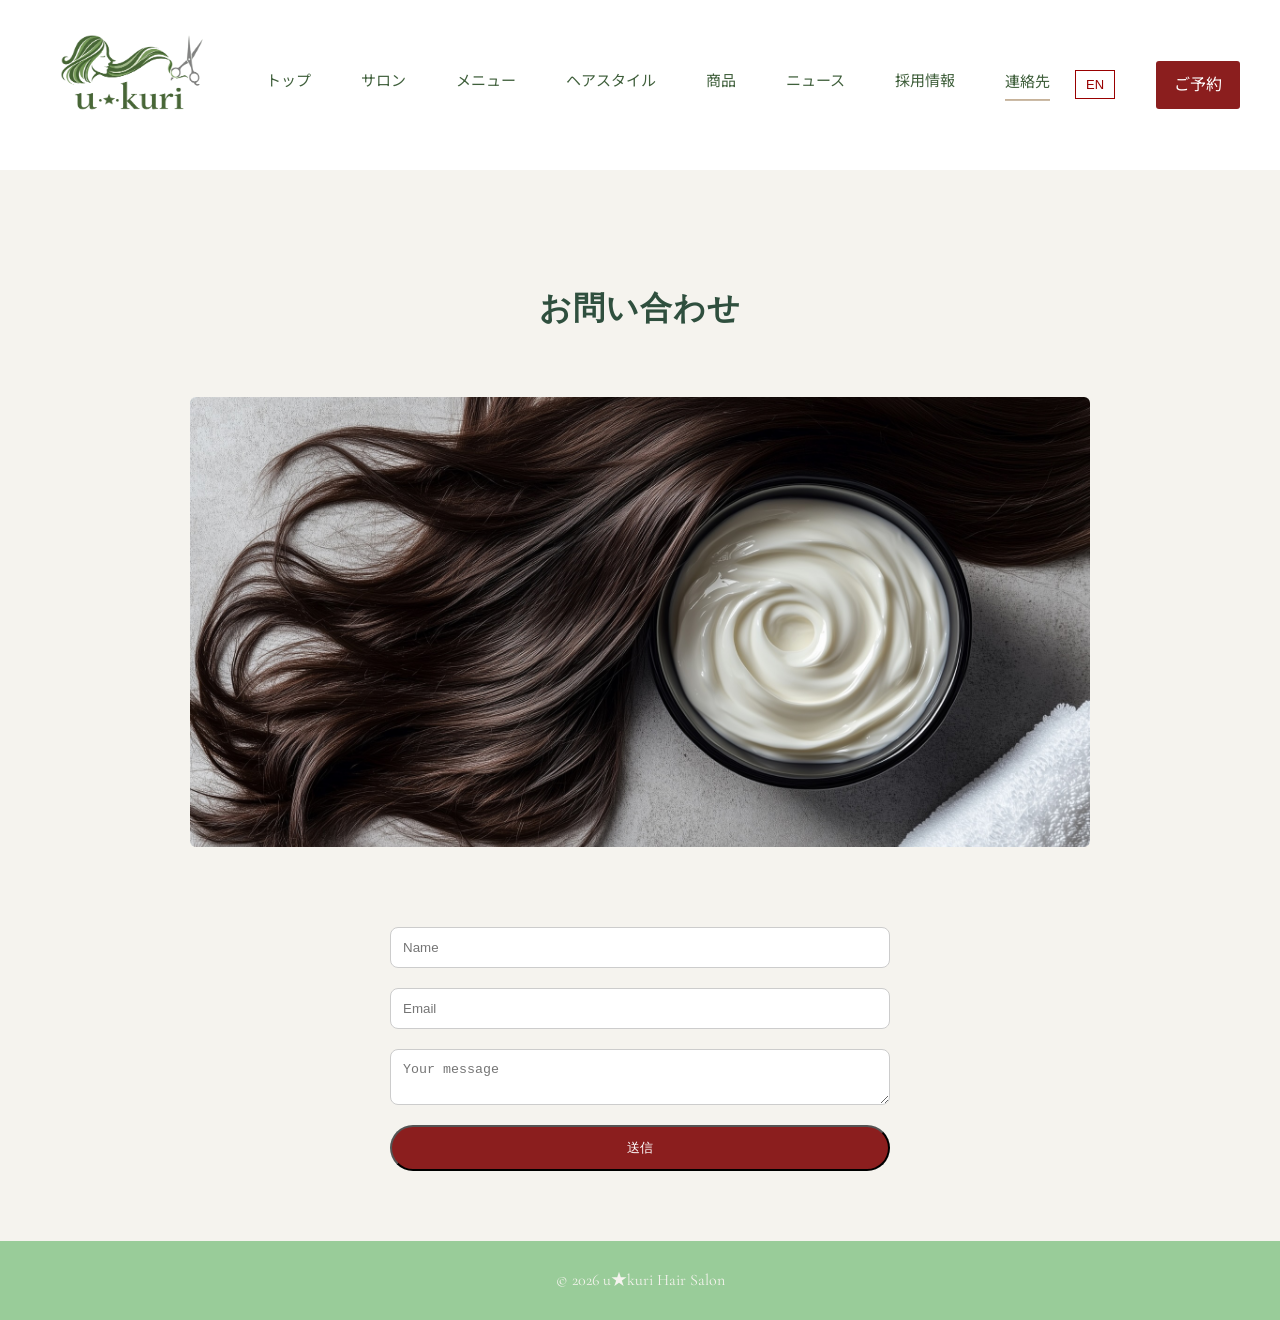
<file: contact.html>
<!DOCTYPE html>
<html lang="ja">
  <head>
    <meta charset="UTF-8">
    <meta name="viewport" content="width=device-width, initial-scale=1.0">
    <title>Concept | u★kuri Hair Salon | 岡本・芦屋の自然派美容室</title>
    <!-- Google Fonts -->
    <link href="https://fonts.googleapis.com/css2?family=Cormorant+Garamond:wght@400;600&family=Noto+Sans+JP:wght@300;400;500&display=swap" rel="stylesheet">
    <!-- meta property desc,title,img,type,site -->
    <meta name="description" content="岡本・芦屋の自然派美容室 u★kuri。上質な癒し空間と丁寧なカウンセリング。">
    <meta property="og:title" content="u★kuri Hair Salon">
    <meta property="og:description" content="自然と調和する上質なヘアサロン">
    <meta property="og:image" content="img/ogimage.jpg">
    <meta property="og:type" content="website">
    <meta property="og:site_name" content="u★kuri Hair Salon">
    <meta name="robots" content="index, follow">
    <link rel="icon" href="img/favicon.png">
    <!-- CSS Link -->
    <link rel="stylesheet" href="css/base.css">
    <link rel="stylesheet" href="css/layout.css">
    <link rel="stylesheet" href="css/components.css">
    <link rel="stylesheet" href="css/animation.css">
    <link rel="stylesheet" href="css/responsive.css">
    <!-- AOS Link -->
    <link rel="stylesheet" href="https://unpkg.com/aos@2.3.4/dist/aos.css">
  </head>
  <body>
    
    <header class="header">
      <div class="logo">
        <a href="index.html">
          <img src="logo/logo(1).png" alt="u★kuri-logo">
        </a>
      </div>
    
      <nav class="nav">
        <a href="index.html" class="nav-link" data-ja="トップ" data-en="Top">Top</a>
        <a href="salons.html" class="nav-link" data-ja="サロン" data-en="Salons">Salons</a>
        <a href="menu.html" class="nav-link" data-ja="メニュー" data-en="Menu">Menu</a>
        <a href="hairstyle.html" class="nav-link" data-ja="ヘアスタイル" data-en="Hair Style">Hair Style</a>
        <a href="product.html" class="nav-link" data-ja="商品" data-en="Product">Product</a>
        <a href="news.html" class="nav-link" data-ja="ニュース" data-en="News">News</a>
        <a href="recruit.html" class="nav-link" data-ja="採用情報" data-en="Recruit">Recruit</a>        
        <a href="contact.html" class="nav-link active" data-ja="連絡先" data-en="Contact">Contact</a>

                
        <!-- language toggle -->
        <button id="langToggle" class="lang-btn">EN / JP</button>
      </nav>
  
      <a href="reservation.html" class="reserve" data-ja="ご予約" 
        data-en="Reserve">Reserve
      </a>
        <!-- Hamburger -->
      <div class="hamburger" id="hamburger">
        <span></span>
        <span></span>
        <span></span>
      </div>  
    </header>
    <section class="section">

      <h2 class="fade-up"  data-aos="fade-up" data-aos-delay="200"  data-ja="お問い合わせ" data-en="Contact Us">お問い合わせ</h2>
      <div class="contact-hero">
        <img data-aos="fade-up" data-aos-delay="300" src="backgroundimage/longcream.jpg" alt="">
      </div>
      <form class="booking-form">
      
      <input type="text" placeholder="Name">
      
      <input type="email" placeholder="Email">
      
      <textarea placeholder="Your message"></textarea>
      
      <button class="btn" data-ja="送信" data-en="Send">送信</button>
      
      </form>
      
    </section>
    <div class="modal">
      <div class="modal-box">
        <span class="close">&times;</span>
        <div class="modal-content"></div>
      </div>
    </div>
      <footer class="footer">
        <p>© 2026 u★kuri Hair Salon</p>
      </footer> 
      <script src="js/main.js"></script>
      <script src="https://unpkg.com/aos@2.3.4/dist/aos.js"></script>

      <script>
      AOS.init({
        duration: 1200,
        easing:"ease-out-cubic",
        once: false
      });
      </script>
  </body>
</html>
</file>
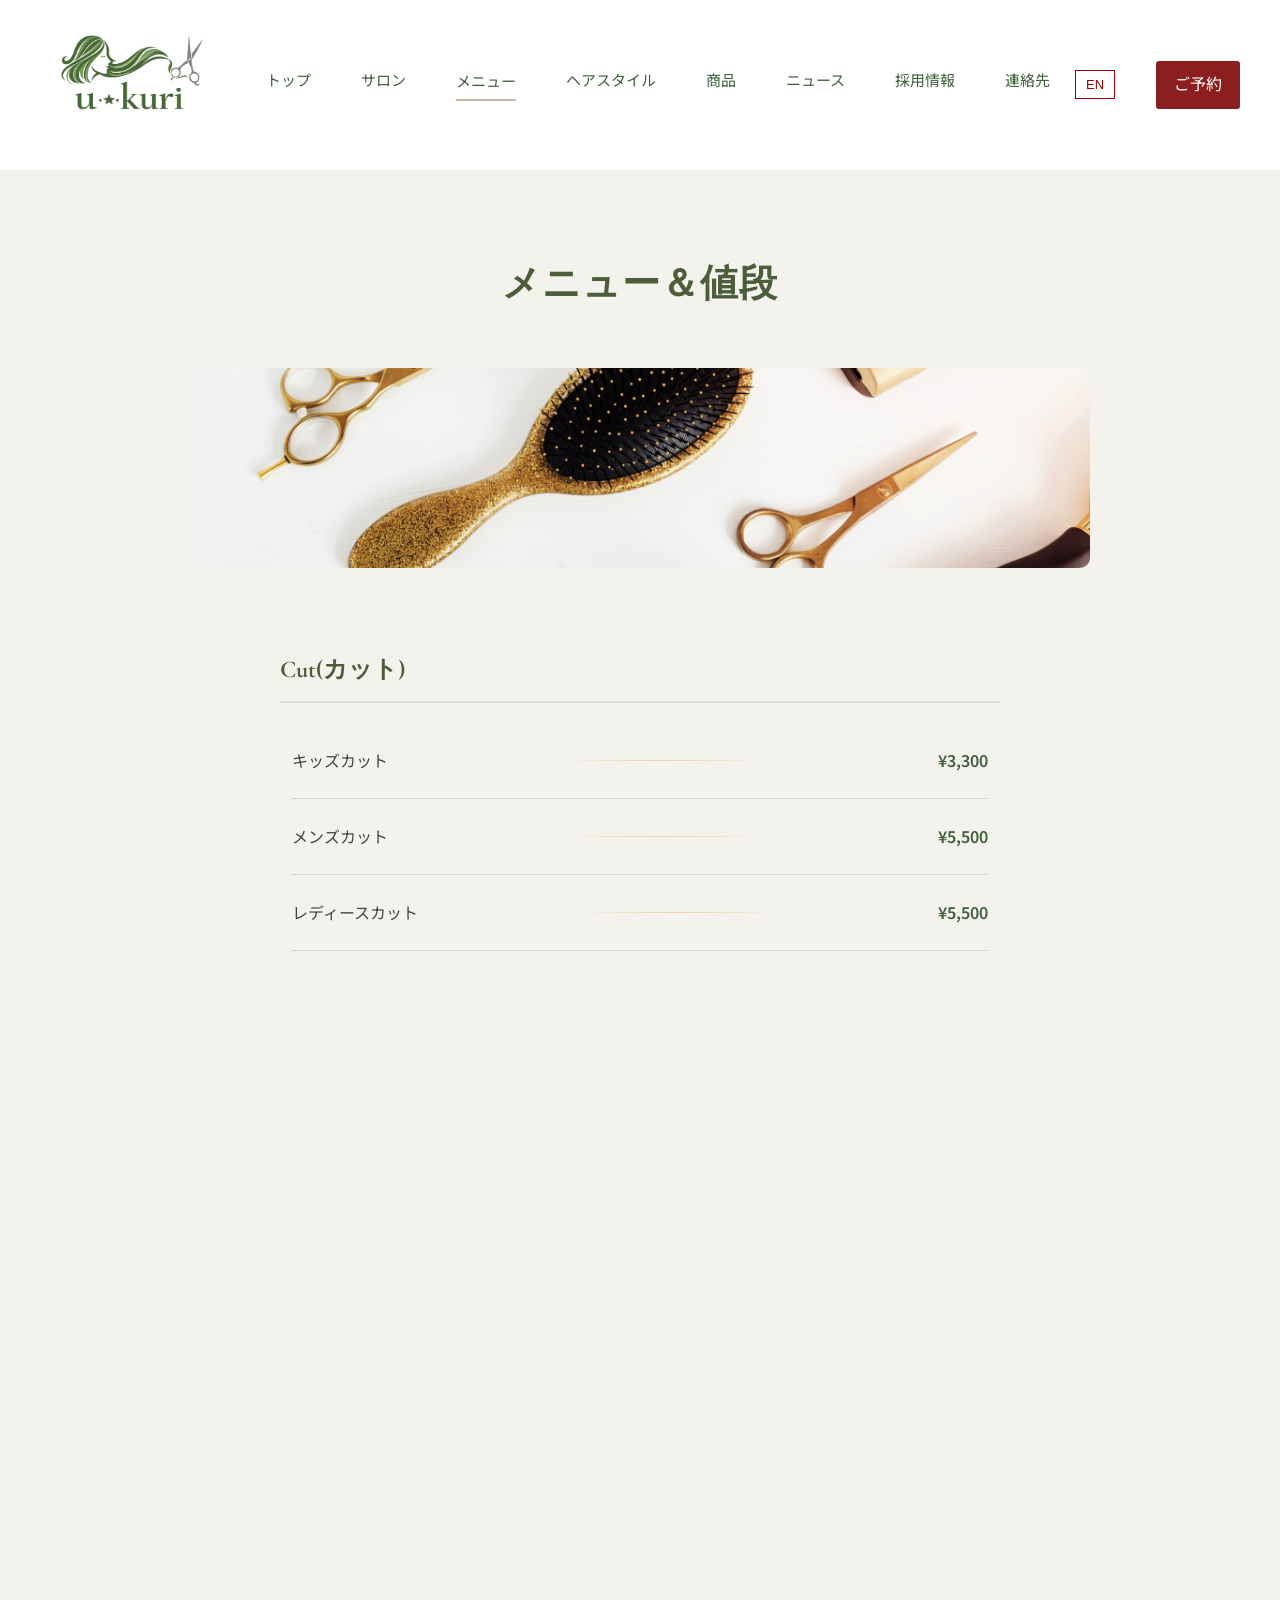
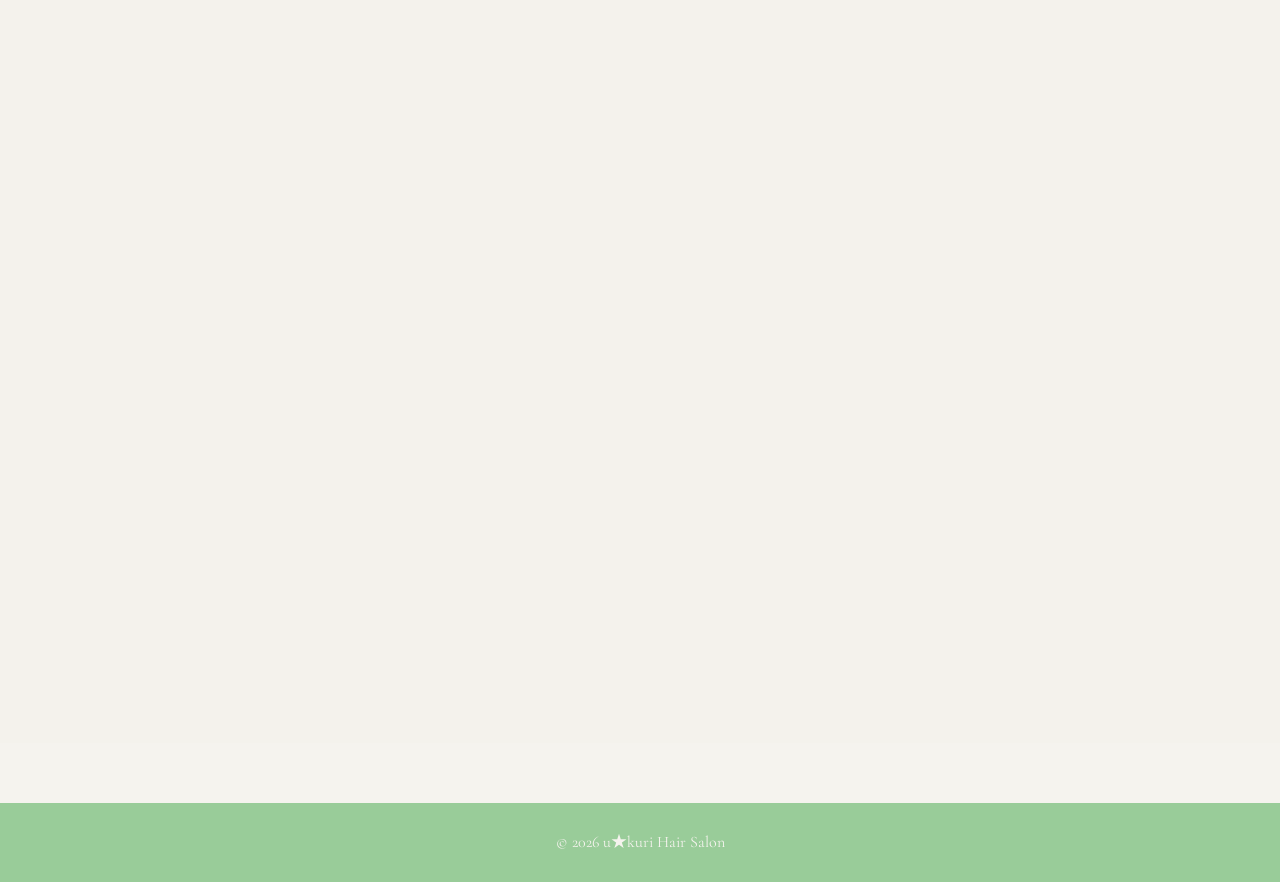
<file: menu.html>
<!DOCTYPE html>
<html lang="ja">

<head>
  <meta charset="UTF-8">
  <meta name="viewport" content="width=device-width, initial-scale=1.0">
  <title>Menu | u★kuri Hair Salon | 岡本・芦屋の自然派美容室</title>
  <!-- Google Fonts -->
  <link
    href="https://fonts.googleapis.com/css2?family=Cormorant+Garamond:wght@400;600&family=Noto+Sans+JP:wght@300;400;500&display=swap"
    rel="stylesheet">
  <!-- meta property desc,title,img,type,site -->
  <meta name="description" content="岡本・芦屋の自然派美容室 u★kuri。上質な癒し空間と丁寧なカウンセリング。">
  <meta property="og:title" content="u★kuri Hair Salon">
  <meta property="og:description" content="自然と調和する上質なヘアサロン">
  <meta property="og:image" content="img/ogimage.jpg">
  <meta property="og:type" content="website">
  <meta property="og:site_name" content="u★kuri Hair Salon">
  <meta name="robots" content="index, follow">
  <link rel="icon" href="img/favicon.png">
  <!-- CSS Link -->
  <link rel="stylesheet" href="css/base.css">
  <link rel="stylesheet" href="css/layout.css">
  <link rel="stylesheet" href="css/components.css">
  <link rel="stylesheet" href="css/animation.css">
  <link rel="stylesheet" href="css/responsive.css">
  <!-- AOS Link -->
  <link rel="stylesheet" href="https://unpkg.com/aos@2.3.4/dist/aos.css">
</head>

<body>
  <header class="header">
    <div class="logo">
      <a href="index.html">
        <img src="logo/logo(1).png" alt="u★kuri logo">
      </a>
    </div>

    <nav class="nav">
      <a href="index.html" class="nav-link" data-ja="トップ" data-en="Top">Top</a>
      <a href="salons.html" class="nav-link" data-ja="サロン" data-en="Salons">Salons</a>
      <a href="menu.html" class="nav-link active" data-ja="メニュー" data-en="Menu">Menu</a>
      <a href="hairstyle.html" class="nav-link" data-ja="ヘアスタイル" data-en="Hair Style">Hair Style</a>
      <a href="product.html" class="nav-link" data-ja="商品" data-en="Product">Product</a>
      <a href="news.html" class="nav-link" data-ja="ニュース" data-en="News">News</a>
      <a href="recruit.html" class="nav-link" data-ja="採用情報" data-en="Recruit">Recruit</a>
      <a href="contact.html" class="nav-link" data-ja="連絡先" data-en="Contact">Contact</a>
      <!-- language toggle -->
      <button id="langToggle" class="lang-btn">EN / JP</button>
    </nav>

    <a href="reservation.html" class="reserve" data-ja="ご予約" data-en="Reserve">Reserve
    </a>
    <!-- Hamburger -->
    <div class="hamburger" id="hamburger">
      <span></span>
      <span></span>
      <span></span>
    </div>
  </header>
  <!-- MENU & PRICING -->
  <section class="price-section">

    <h2 class="menu-title" data-aos="fade-up" data-ja="メニュー＆値段" data-en="Menu & Pricing">Menu & Pricing</h2>

    <div class="menu-hero">
      <img data-aos="fade-up" data-aos-delay="200" src="backgroundimage/scissors.jpg" alt="Salon tools">
    </div>

    <div class="price-wrapper">

      <!-- CUT -->
      <div class="price-category" data-aos="fade-up" data-aos-delay="200">
        <h3 data-ja="Cut(カット)" data-en="Cut">Cut</h3>
        <ul>
          <li>
            <span class="service" data-ja="キッズカット" data-en="Kids Cut">Kids Cut</span>
            <span class="line"></span>
            <span class="price">¥3,300</span>
          </li>

          <li>
            <span class="service" data-ja="メンズカット" data-en="Men's Cut">Men's Cut</span>
            <span class="line"></span>
            <span class="price">¥5,500</span>
          </li>

          <li>
            <span class="service" data-ja="レディースカット" data-en="Women's Cut">Women's Cut</span>
            <span class="line"></span>
            <span class="price">¥5,500</span>
          </li>
        </ul>
      </div>

      <!-- HAIR COLOR -->
      <div class="price-category" data-aos="fade-up" data-aos-delay="200">
        <h3 data-ja="Hair Color(ヘアカラー)" data-en="Hair Color">Hair Color</h3>
        <ul>
          <li>
            <span class="service" data-ja="フルカラー（ショート）" data-en="Full Color (Short)">Full Color (Short)</span>
            <span class="line"></span>
            <span class="price">¥6,500</span>
          </li>
          <li>
            <span class="service" data-ja="フルカラー（ミディアム）" data-en="Full Color (Medium)">Full Color (Medium)</span>
            <span class="line"></span>
            <span class="price">¥7,500</span>
          </li>
          <li>
            <span class="service" data-ja="フルカラー（ロング）" data-en="Full Color (Long)">Full Color (Long)</span>
            <span class="line"></span>
            <span class="price">¥8,500</span>
          </li>
          <li>
            <span class="service" data-ja="オーガニックカラー" data-en="Organic Color">Organic Color</span>
            <span class="line"></span>
            <span class="price">¥7,500〜</span>
          </li>
          <li>
            <span class="service" data-ja="ブリーチ" data-en="Bleach">Bleach</span>
            <span class="line"></span>
            <span class="price">¥8,000〜</span>
          </li>
          <li>
            <span class="service" data-ja="ハイライト" data-en="Highlight">Highlight</span>
            <span class="line"></span>
            <span class="price">¥18,000〜</span>
          </li>
        </ul>
      </div>

      <!-- PERM -->
      <div class="price-category" data-aos="fade-up" data-aos-delay="200">
        <h3 data-ja="Perm(パーマ)" data-en="Perm">Perm</h3>
        <ul>
          <li>
            <span class="service" data-ja="パーマ（ショート）" data-en="Short Perm">Short Perm</span>
            <span class="line"></span>
            <span class="price">¥7,500</span>
          </li>
          <li>
            <span class="service" data-ja="パーマ（ミディアム）" data-en="Medium Perm">Medium Perm</span>
            <span class="line"></span>
            <span class="price">¥8,500</span>
          </li>
          <li>
            <span class="service" data-ja="パーマ（ロング）" data-en="Long Perm">Long Perm</span>
            <span class="line"></span>
            <span class="price">¥9,500</span>
          </li>
          <li>
            <span class="service" data-ja="デジタルパーマ" data-en="Digital Perm">Digital Perm</span>
            <span class="line"></span>
            <span class="price">¥12,000〜</span>
          </li>
          <li>
            <span class="service" data-ja="ストレートパーマ" data-en="Straight Perm">Straight Perm</span>
            <span class="line"></span>
            <span class="price">¥10,000〜</span>
          </li>
        </ul>
      </div>

      <div class="price-links" data-aos="fade-up" data-aos-delay="200">
        <a href="https://beauty.hotpepper.jp/" target="_blank" class="text-link" data-ja="Hot Pepper Beautyで詳しく見る →"
          data-en="View More on Hot Pepper Beauty →">
          View More on Hot Pepper Beauty →
        </a>
        <a href="reservation.html" data-aos="fade-up" data-aos-delay="500" class="reserve-link" data-ja="ご予約はこちら"
          data-en="Reserve Now">
          Reserve Now
        </a>
      </div>

    </div>
  </section>
  <div class="modal">
    <div class="modal-box">
      <span class="close">&times;</span>
      <div class="modal-content"></div>
    </div>
  </div>
  <footer class="footer">
    <p>© 2026 u★kuri Hair Salon</p>
  </footer>
  <script src="js/main.js"></script>
  <script src="https://unpkg.com/aos@2.3.4/dist/aos.js"></script>

  <script>
    AOS.init({
      duration: 1200,
      easing: "ease-out-cubic",
      once: false
    });
  </script>
</body>

</html>
</file>
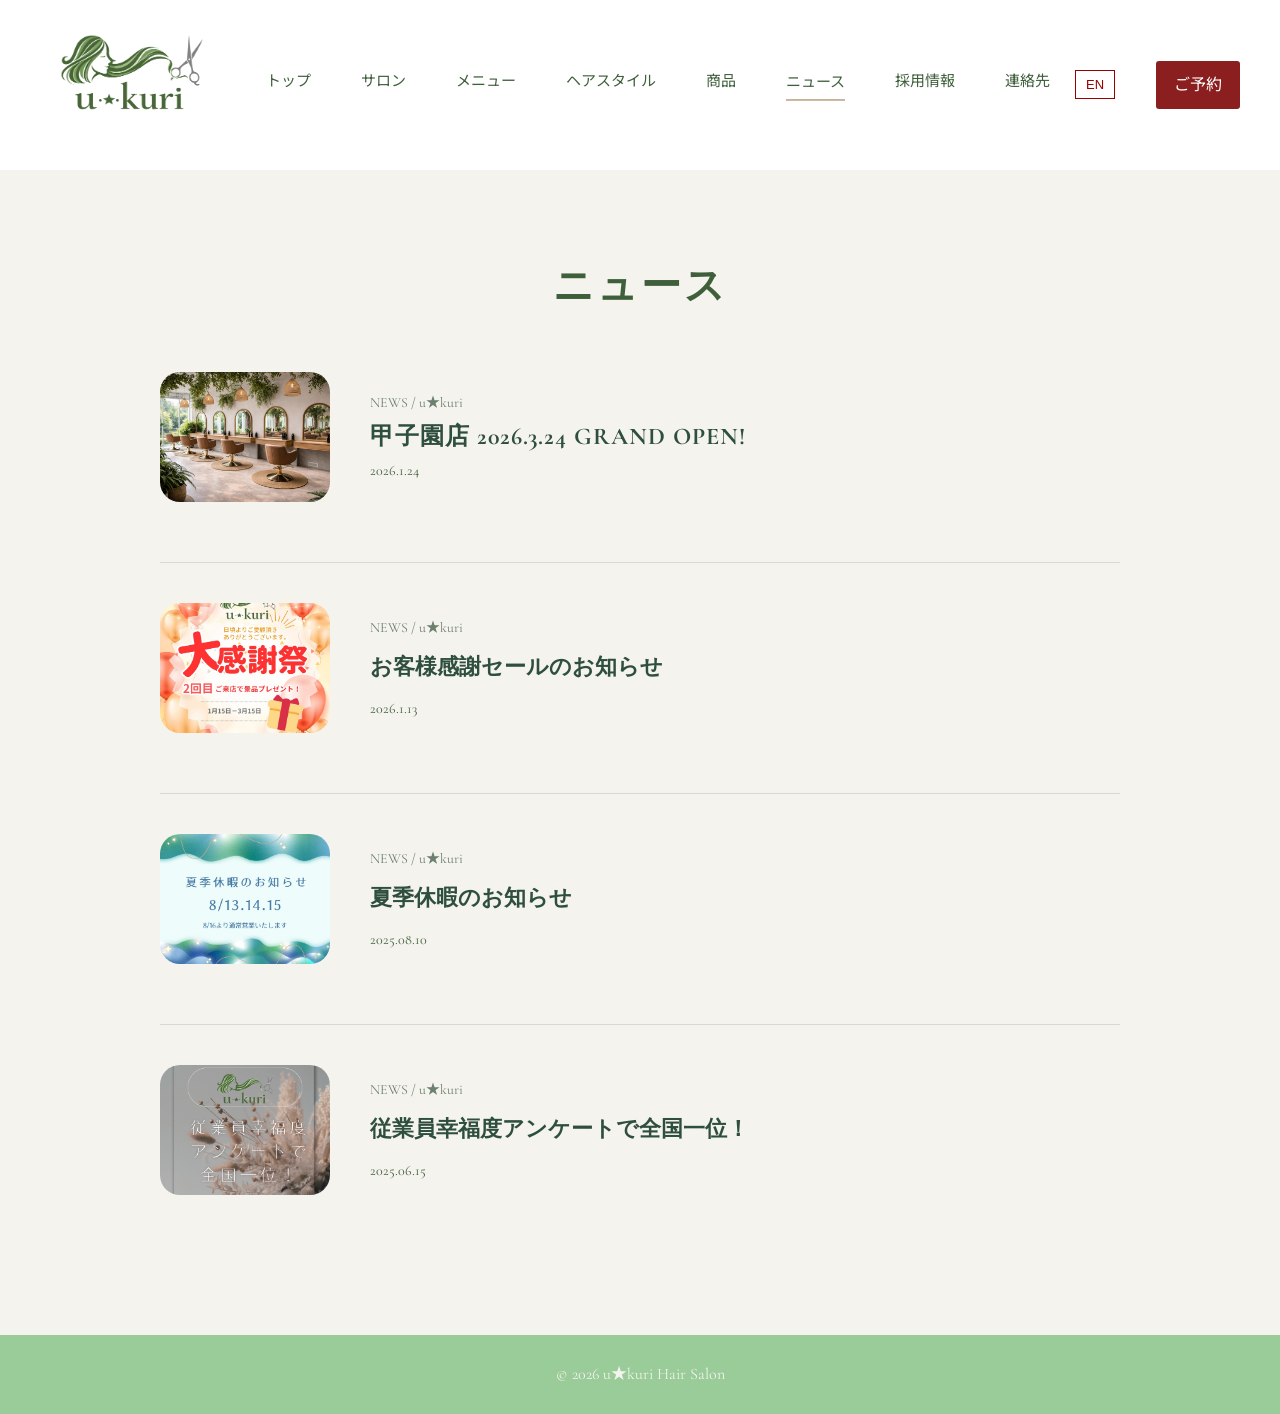
<file: news.html>
<!DOCTYPE html>
<html lang="ja">

<head>
  <meta charset="UTF-8">
  <meta name="viewport" content="width=device-width, initial-scale=1.0">
  <title>News | u★kuri Hair Salon | 岡本・芦屋の自然派美容室</title>
  <!-- Google Fonts -->
  <link
    href="https://fonts.googleapis.com/css2?family=Cormorant+Garamond:wght@400;600&family=Noto+Sans+JP:wght@300;400;500&display=swap"
    rel="stylesheet">
  <!-- meta property desc,title,img,type,site -->
  <meta name="description" content="岡本・芦屋の自然派美容室 u★kuri。上質な癒し空間と丁寧なカウンセリング。">
  <meta property="og:title" content="u★kuri Hair Salon">
  <meta property="og:description" content="自然と調和する上質なヘアサロン">
  <meta property="og:image" content="img/ogimage.jpg">
  <meta property="og:type" content="website">
  <meta property="og:site_name" content="u★kuri Hair Salon">
  <meta name="robots" content="index, follow">
  <link rel="icon" href="img/favicon.png">
  <!-- CSS Link -->
  <link rel="stylesheet" href="css/base.css">
  <link rel="stylesheet" href="css/layout.css">
  <link rel="stylesheet" href="css/components.css">
  <link rel="stylesheet" href="css/animation.css">
  <link rel="stylesheet" href="css/responsive.css">
  <!-- AOS Link -->
  <link rel="stylesheet" href="https://unpkg.com/aos@2.3.4/dist/aos.css">
</head>

<body>
  <div id="progressBar"></div>
  <header class="header">
    <div class="logo">
      <a href="index.html">
        <img src="logo/logo(1).png" alt="u★kuri logo">
      </a>
    </div>
    <!-- Main Nav -->
    <nav class="nav">
      <a href="index.html" class="nav-link" data-ja="トップ" data-en="Top">Top</a>
      <a href="salons.html" class="nav-link" data-ja="サロン" data-en="Salons">Salons</a>
      <a href="menu.html" class="nav-link" data-ja="メニュー" data-en="Menu">Menu</a>
      <a href="hairstyle.html" class="nav-link" data-ja="ヘアスタイル" data-en="Hair Style">Hair Style</a>
      <a href="product.html" class="nav-link" data-ja="商品" data-en="Product">Product</a>
      <a href="news.html" class="nav-link active" data-ja="ニュース" data-en="News">News</a>
      <a href="recruit.html" class="nav-link" data-ja="採用情報" data-en="Recruit">Recruit</a>
      <a href="contact.html" class="nav-link" data-ja="連絡先" data-en="Contact">Contact</a>
      <!-- language toggle inside menu -->
      <button id="langToggle" class="lang-btn">EN / JP</button>
    </nav>
    <!-- reservation bar -->
    <a href="reservation.html" class="reserve" data-ja="ご予約" data-en="Reserve">Reserve
    </a>
    <!-- Hamburger -->
    <div class="hamburger" id="hamburger">
      <span></span>
      <span></span>
      <span></span>
    </div>
  </header>
  <section class="news-page" data-aos="fade-up" data-aos-delay="200">
    <h1 class="news-title" data-aos="fade-up" data-ja="ニュース" data-en="News">ニュース</h1>
    <div class="news-container">
      <!-- NEWS 1 -->
      <div class="news-item">
        <img src="stores/甲子園店.jpg" alt="" class="news-img">
        <div class="news-text">
          <p class="news-category">NEWS / u★kuri</p>
          <h2 data-ja="甲子園店 2026.3.24 GRAND OPEN!" data-en="Our new Koshien Branch opens March 24, 2026!">甲子園店 2025.3.24
            GRAND OPEN!
          </h2>
          <p class="news-date">2026.1.24</p>
        </div>
      </div>
      <hr>
      <!-- NEWS 2 -->
      <div class="news-item">
        <img src="news/kanshasai.jpg" alt="" class="news-img">
        <div class="news-text">
          <p class="news-category">NEWS / u★kuri</p>
          <h3 data-ja="お客様感謝セールのお知らせ" data-en="Customer Appreciation Sale Announcement">お客様感謝セールのお知らせ</h3>
          <p class="news-date">2026.1.13</p>
        </div>
      </div>
      <hr>
      <!-- NEWS 3 -->
      <div class="news-item">
        <img src="news/summervacay.jpg" alt="" class="news-img">
        <div class="news-text">
          <p class="news-category">NEWS / u★kuri</p>
          <h3 data-ja="夏季休暇のお知らせ" data-en="Summer Holiday Notice">夏季休暇のお知らせ</h3>
          <p class="news-date">2025.08.10</p>
        </div>
      </div>
      <hr>
      <!-- NEWS 4 -->
      <div class="news-item">
        <img src="news/questioner.jpg" alt="" class="news-img">
        <div class="news-text">
          <p class="news-category">NEWS / u★kuri</p>
          <h3 data-ja="従業員幸福度アンケートで全国一位！" data-en="Ranked No.1 Nationwide in Employee Happiness Survey!">従業員幸福度アンケートで全国一位！</h3>
          <p class="news-date">2025.06.15</p>
        </div>
      </div>
    </div>
  </section>
  <!-- modal -->
  <div class="modal">
    <div class="modal-box">
      <span class="close">&times;</span>
      <div class="modal-content"></div>
    </div>
  </div>
  <!-- footer -->
  <footer>
    <p>© 2026 u★kuri Hair Salon</p>
  </footer>
  <!-- script -->
  <script src="js/main.js"></script>
  <script src="https://unpkg.com/aos@2.3.4/dist/aos.js"></script>
  <script>
    AOS.init({
      duration: 1200,
      easing: "ease-out-cubic",
      once: false
    });
  </script>
</body>

</html>
</file>
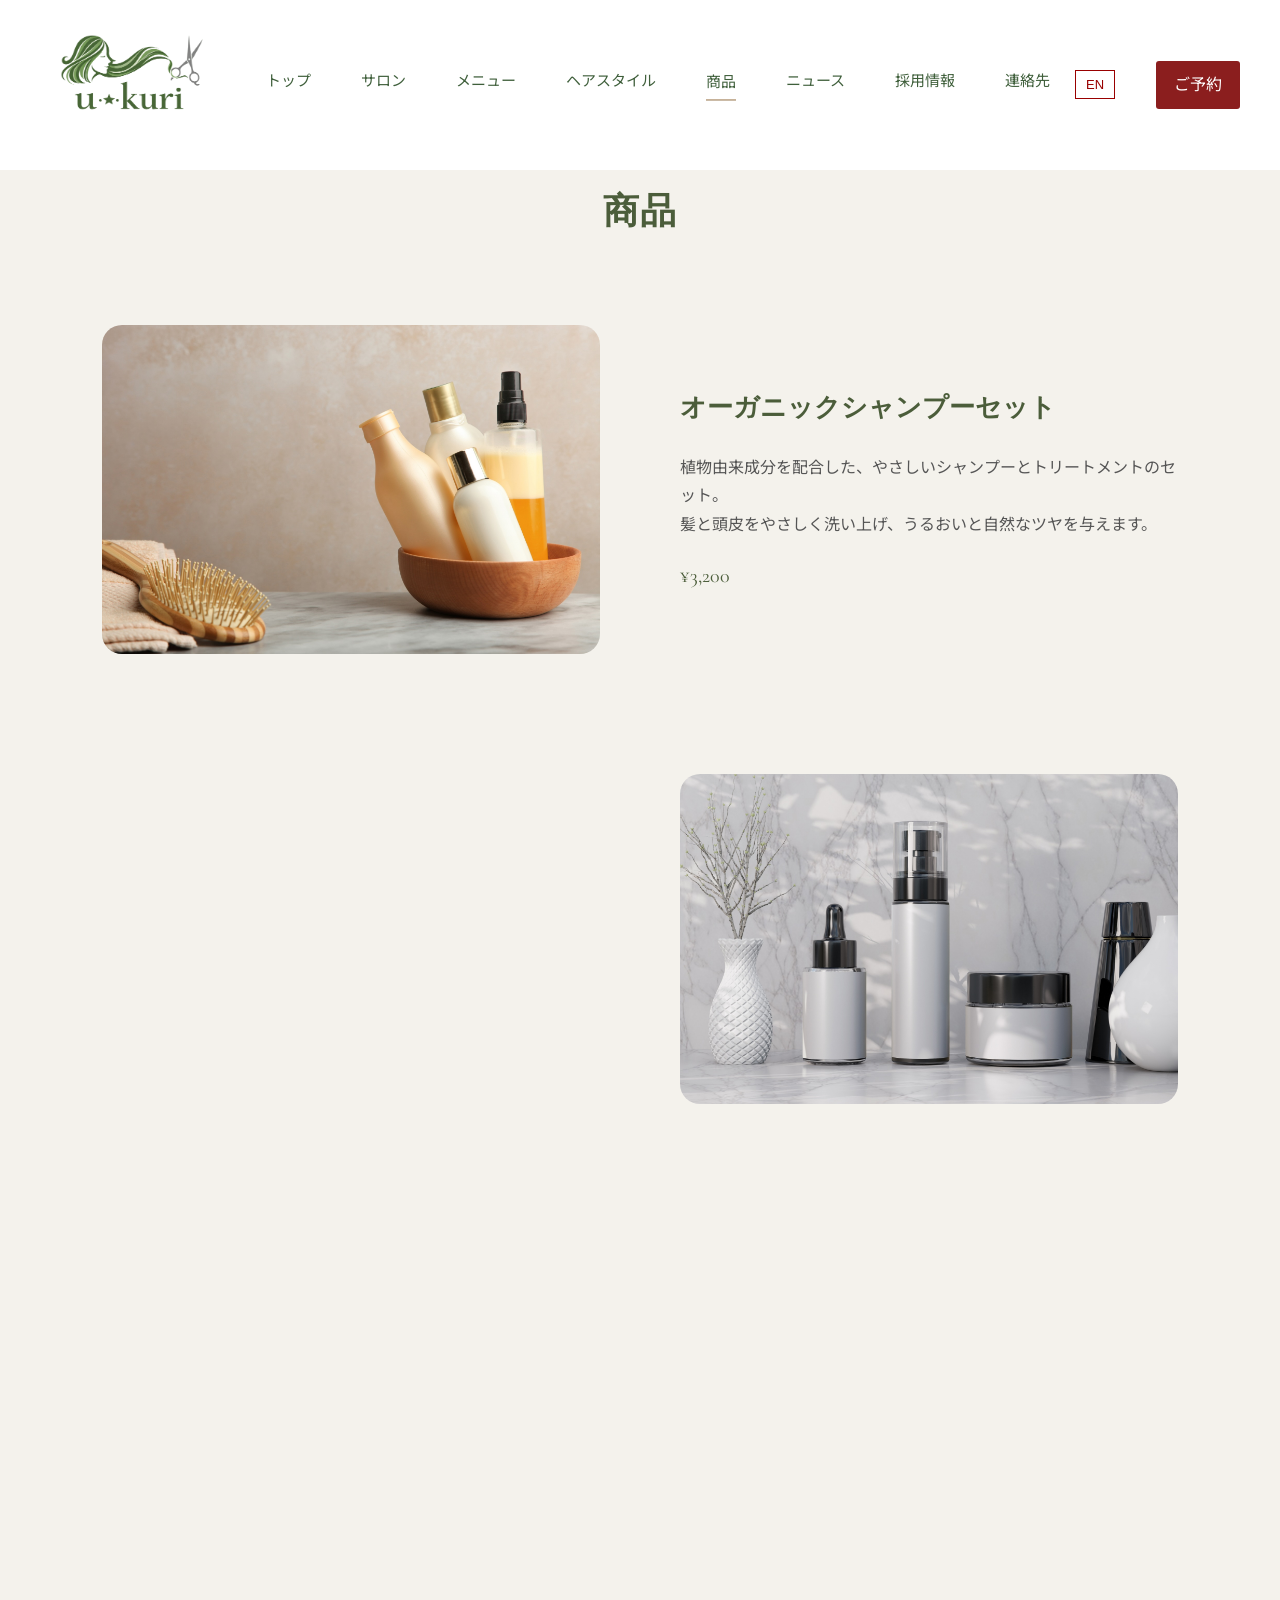
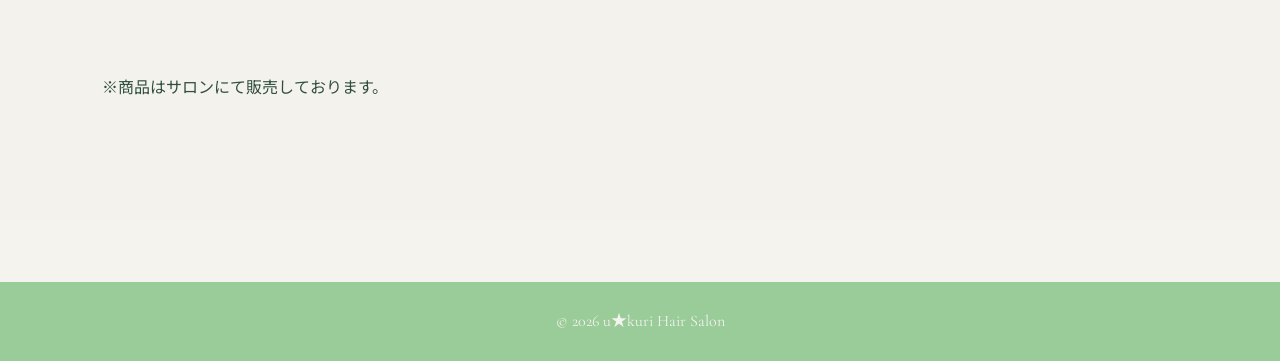
<file: product.html>
<!DOCTYPE html>
<html lang="ja">
  <head>
    <meta charset="UTF-8">
    <meta name="viewport" content="width=device-width, initial-scale=1.0">
    <title>Product | u★kuri Hair Salon | 岡本・芦屋の自然派美容室</title>
    <!-- Google Fonts -->
    <link href="https://fonts.googleapis.com/css2?family=Cormorant+Garamond:wght@400;600&family=Noto+Sans+JP:wght@300;400;500&display=swap" rel="stylesheet">
    <!-- meta property desc,title,img,type,site -->
    <meta name="description" content="岡本・芦屋の自然派美容室 u★kuri。上質な癒し空間と丁寧なカウンセリング。">
    <meta property="og:title" content="u★kuri Hair Salon">
    <meta property="og:description" content="自然と調和する上質なヘアサロン">
    <meta property="og:image" content="img/ogimage.jpg">
    <meta property="og:type" content="website">
    <meta property="og:site_name" content="u★kuri Hair Salon">
    <meta name="robots" content="index, follow">
    <link rel="icon" href="img/favicon.png">
    <!-- CSS Link -->
    <link rel="stylesheet" href="css/base.css">
    <link rel="stylesheet" href="css/layout.css">
    <link rel="stylesheet" href="css/components.css">
    <link rel="stylesheet" href="css/animation.css">
    <link rel="stylesheet" href="css/responsive.css">
    <!-- AOS Link -->
    <link rel="stylesheet" href="https://unpkg.com/aos@2.3.4/dist/aos.css">
  </head>
  <body>
    <header class="header">
      <div class="logo">
        <a href="index.html">
          <img src="logo/logo(1).png" alt="u★kuri logo">
        </a>
      </div>
    
      <nav class="nav">
        <a href="index.html" class="nav-link" data-ja="トップ" data-en="Top">Top</a>
        <a href="salons.html" class="nav-link" data-ja="サロン" data-en="Salons">Salons</a>
        <a href="menu.html" class="nav-link" data-ja="メニュー" data-en="Menu">Menu</a>
        <a href="hairstyle.html" class="nav-link" data-ja="ヘアスタイル" data-en="Hair Style">Hair Style</a>
        <a href="product.html" class="nav-link active" data-ja="商品" data-en="Product">Product</a>
        <a href="news.html" class="nav-link" data-ja="ニュース" data-en="News">News</a>
        <a href="recruit.html" class="nav-link" data-ja="採用情報" data-en="Recruit">Recruit</a>        
        <a href="contact.html" class="nav-link" data-ja="連絡先" data-en="Contact">Contact</a>               
        <!-- language toggle -->
        <button id="langToggle" class="lang-btn">EN / JP</button>
      </nav>

      <a href="reservation.html" class="reserve" data-ja="ご予約" 
        data-en="Reserve">Reserve
      </a>
      <!-- Hamburger -->
      <div class="hamburger" id="hamburger">
        <span></span>
        <span></span>
        <span></span>
      </div>    
    </header>
    <!-- PRODUCT SECTION -->
    <section class="product-section">

      <h2 class="section-title" data-aos="fade-up" data-ja="商品" data-en="Product">商品</h2>

      <div class="product-wrapper" data-aos="fade-up">

        <!-- PRODUCT 1 -->
        <div class="product-row">
          <div class="product-image">
            <img data-aos="fade-up" data-aos-delay="200"  src="backgroundimage/product2.jpg" alt="Organic Shampoo Set">
          </div>
          <div class="product-info">
            <h3 data-aos="fade-up" data-ja="オーガニックシャンプーセット" data-en="Organic Shampoo Set">オーガニックシャンプーセット</h3>
            <p class="product-desc" data-aos="fade-up" data-aos-delay="200"   
              data-ja="植物由来成分を配合した、やさしいシャンプーとトリートメントのセット。/ 髪と頭皮をやさしく洗い上げ、うるおいと自然なツヤを与えます。" data-en="A gentle botanical shampoo and treatment set designed to restore moisture 
              and natural shine. Infused with plant extracts to cleanse the scalp while 
              protecting delicate hair fibers.">
              植物由来成分を配合した、やさしいシャンプーとトリートメントのセット。<br> 髪と頭皮をやさしく洗い上げ、うるおいと自然なツヤを与えます。
            </p>
            <p class="product-price" data-aos="fade-up" data-aos-delay="300">¥3,200</p>
          </div>
        </div>

        <!-- PRODUCT 2 -->
        <div class="product-row reverse">
          <div class="product-image">
            <img data-aos="fade-up" data-aos-delay="200"  src="backgroundimage/product1.jpg" alt="Moisture Care Line">
          </div>
          <div class="product-info">
            <h3 data-aos="fade-up" data-ja="モイスチャーケアライン" data-en="Moisture Care Line">モイスチャーケアライン</h3>
            <p class="product-desc" data-aos="fade-up" data-aos-delay="200" 
            data-ja="スキンケア発想のプレミアムヘアケアシリーズ。 乾燥やダメージを受けた髪をしっかり保湿し、重さを感じさせないなめらかな仕上がりに導きます" data-en="A premium skincare-inspired hair care series that deeply hydrates 
            and smooths dry or damaged hair. Leaves a silky finish without heaviness.">
            スキンケア発想のプレミアムヘアケアシリーズ。 乾燥やダメージを受けた髪をしっかり保湿し、重さを感じさせないなめらかな仕上がりに導きます
            </p>
            <p class="product-price" data-aos="fade-up" data-aos-delay="300">¥4,800〜</p>
          </div>
        </div>

        <!-- PRODUCT 3 -->
        <div class="product-row">
          <div class="product-image">
            <img data-aos="fade-up" data-aos-delay="200"  src="backgroundimage/wallproduct.jpg" alt="Natural Oil Collection">
          </div>
          <div class="product-info">
            <h3 data-aos="fade-up" data-ja="ナチュラルオイルコレクション" 
              data-en="Natural Oil Collection">ナチュラルオイルコレクション</h3>
            <p class="product-desc" data-aos="fade-up" data-aos-delay="200" 
              data-ja="ココナッツオイルやシードオイルなどの植物オイルを使用した軽い使い心地のヘアオイル。/ 広がりやパサつきを抑え、ツヤを与えながら熱ダメージから髪を守ります" 
              data-en="Lightweight multi-purpose oils crafted from coconut and seed extracts. 
              Ideal for taming frizz, adding glow, and protecting hair from heat styling.">
              ココナッツオイルやシードオイルなどの植物オイルを使用した軽い使い心地のヘアオイル。<br> 広がりやパサつきを抑え、ツヤを与えながら熱ダメージから髪を守ります.
            </p>
            <p class="product-price" data-aos="fade-up" data-aos-delay="300">¥2,900〜</p>
          </div>
        </div>
        <p data-ja="※商品はサロンにて販売しております。" data-en="※You can buy our product at our salon.">※商品はサロンにて販売しております。</p>
      </div>

    </section>
    <div class="modal">
      <div class="modal-box">
        <span class="close">&times;</span>
        <div class="modal-content"></div>
      </div>
    </div>
    <footer class="footer">
      <p>© 2026 u★kuri Hair Salon</p>
    </footer>
    <script src="js/main.js"></script>
    <script src="https://unpkg.com/aos@2.3.4/dist/aos.js"></script>

    <script>
    AOS.init({
      duration: 1200,
      easing:"ease-out-cubic",
      once: false
    });
    </script>
  </body>
</html>
</file>
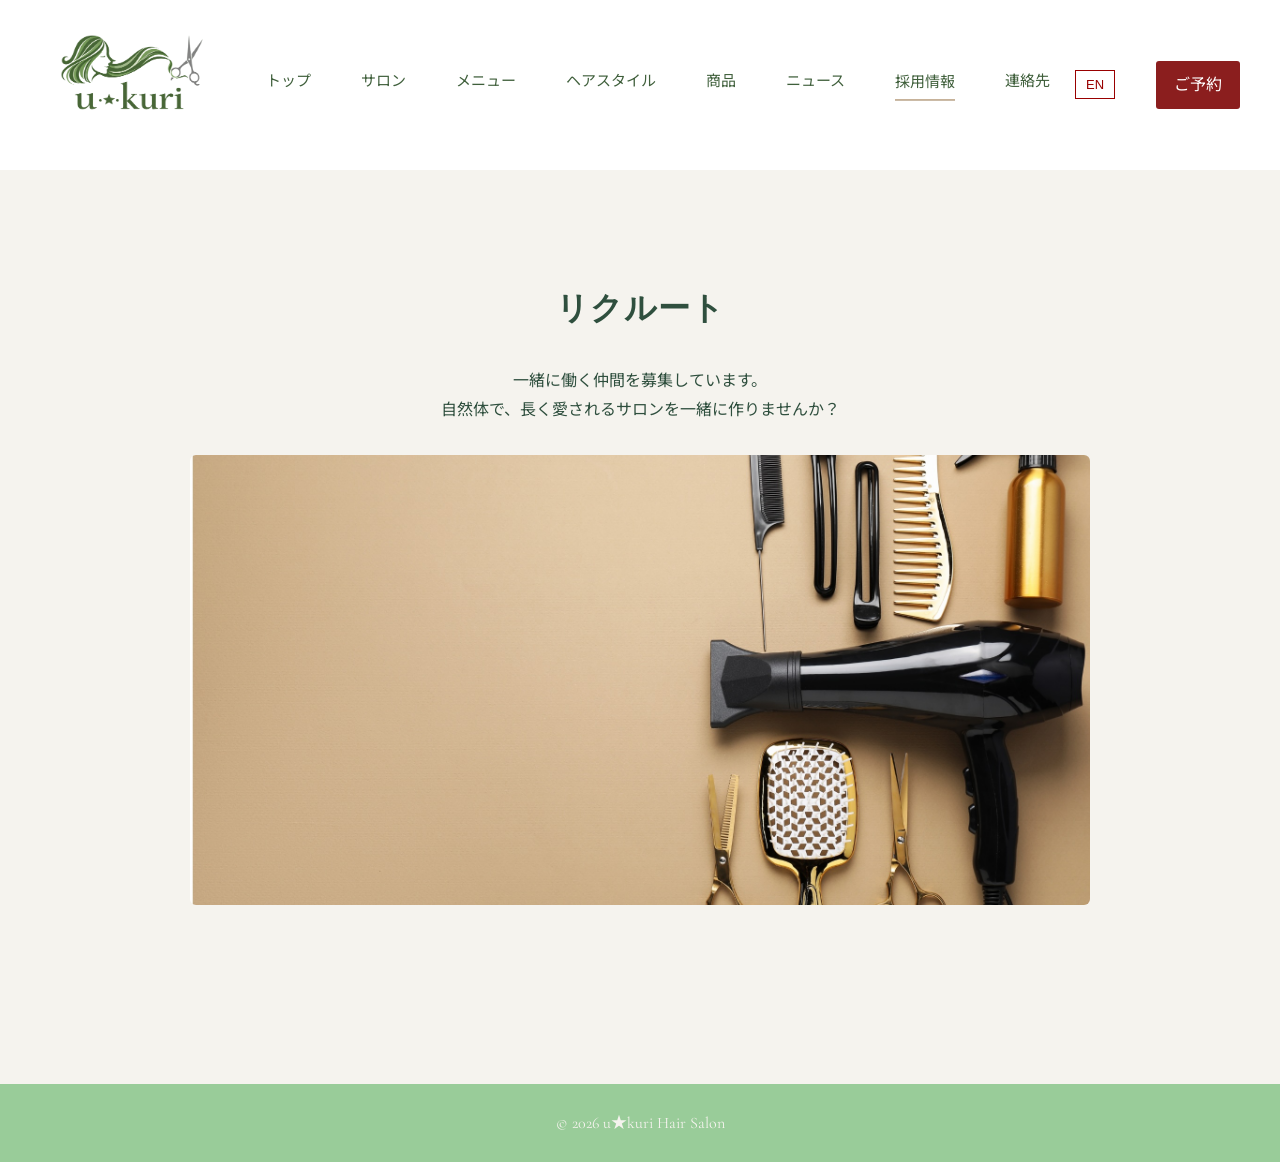
<file: recruit.html>
<!DOCTYPE html>
<html lang="ja">
  <head>
    <meta charset="UTF-8">
    <meta name="viewport" content="width=device-width, initial-scale=1.0">
    <title>Recruit | u★kuri Hair Salon | 岡本・芦屋の自然派美容室</title>
    <!-- Google Fonts -->
    <link href="https://fonts.googleapis.com/css2?family=Cormorant+Garamond:wght@400;600&family=Noto+Sans+JP:wght@300;400;500&display=swap" rel="stylesheet">
    <!-- meta property desc,title,img,type,site -->
    <meta name="description" content="岡本・芦屋の自然派美容室 u★kuri。上質な癒し空間と丁寧なカウンセリング。">
    <meta property="og:title" content="u★kuri Hair Salon">
    <meta property="og:description" content="自然と調和する上質なヘアサロン">
    <meta property="og:image" content="img/ogimage.jpg">
    <meta property="og:type" content="website">
    <meta property="og:site_name" content="u★kuri Hair Salon">
    <meta name="robots" content="index, follow">
    <link rel="icon" href="img/favicon.png">
    <!-- CSS Link -->
    <link rel="stylesheet" href="css/base.css">
    <link rel="stylesheet" href="css/layout.css">
    <link rel="stylesheet" href="css/components.css">
    <link rel="stylesheet" href="css/animation.css">
    <link rel="stylesheet" href="css/responsive.css">
    <!-- AOS Link -->
    <link rel="stylesheet" href="https://unpkg.com/aos@2.3.4/dist/aos.css">
  </head>
  <body>
    
  <!-- loader -->
  <header class="header">
    <div class="logo">
      <a href="index.html">
        <img src="logo/logo(1).png" alt="u★kuri logo">
      </a>
    </div>
  
    <nav class="nav">
      <a href="index.html" class="nav-link" data-ja="トップ" data-en="Top">Top</a>
      <a href="salons.html" class="nav-link" data-ja="サロン" data-en="Salons">Salons</a>
      <a href="menu.html" class="nav-link" data-ja="メニュー" data-en="Menu">Menu</a>
      <a href="hairstyle.html" class="nav-link" data-ja="ヘアスタイル" data-en="Hair Style">Hair Style</a>
      <a href="product.html" class="nav-link" data-ja="商品" data-en="Product">Product</a>
      <a href="news.html" class="nav-link" data-ja="ニュース" data-en="News">News</a>
      <a href="recruit.html" class="nav-link active" data-ja="採用情報" data-en="Recruit">Recruit</a>        
      <a href="contact.html" class="nav-link" data-ja="連絡先" data-en="Contact">Contact</a>
              
      <!-- language toggle -->
      <button id="langToggle" class="lang-btn">EN / JP</button>
    </nav>

    <a href="reservation.html" class="reserve" data-ja="ご予約" 
      data-en="Reserve">Reserve
    </a>
    <!-- Hamburger -->
      <div class="hamburger" id="hamburger">
        <span></span>
        <span></span>
        <span></span>
      </div>  
  </header>
  <section class="section">

    <h2 data-aos="fade-up" data-ja="リクルート" data-en="Recruit">Recruit</h2>
    
    <p data-aos="fade-up" data-aos-delay="200"  data-ja="一緒に働く仲間を募集しています。/
      自然体で、長く愛されるサロンを一緒に作りませんか？" 
      data-en="We are looking for new team members to join us./ Why not create a naturally welcoming and long-loved salon together with us?">
      一緒に働く仲間を募集しています。<br>
      自然体で、長く愛されるサロンを一緒に作りませんか？
    </p>
    <div class="recruit-hero">
      <img data-aos="fade-up" data-aos-delay="300" src="backgroundimage/scissorside.jpg" alt="">
    </div>
    <a href="contact.html" data-aos="fade-up" data-aos-delay="500"  class="btn" data-ja="応募はこちら" data-en="Apply Now">応募はこちら</a>
    
    </section>
    <div class="modal">
      <div class="modal-box">
        <span class="close">&times;</span>
        <div class="modal-content"></div>
      </div>
    </div>
    <footer class="footer">
      <p>© 2026 u★kuri Hair Salon</p>
    </footer>
    <script src="js/main.js"></script>
    <script src="https://unpkg.com/aos@2.3.4/dist/aos.js"></script>

    <script>
    AOS.init({
      duration: 1200,
      easing:"ease-out-cubic",
      once: false
    });
    </script>
    </body>
    </html>
</file>
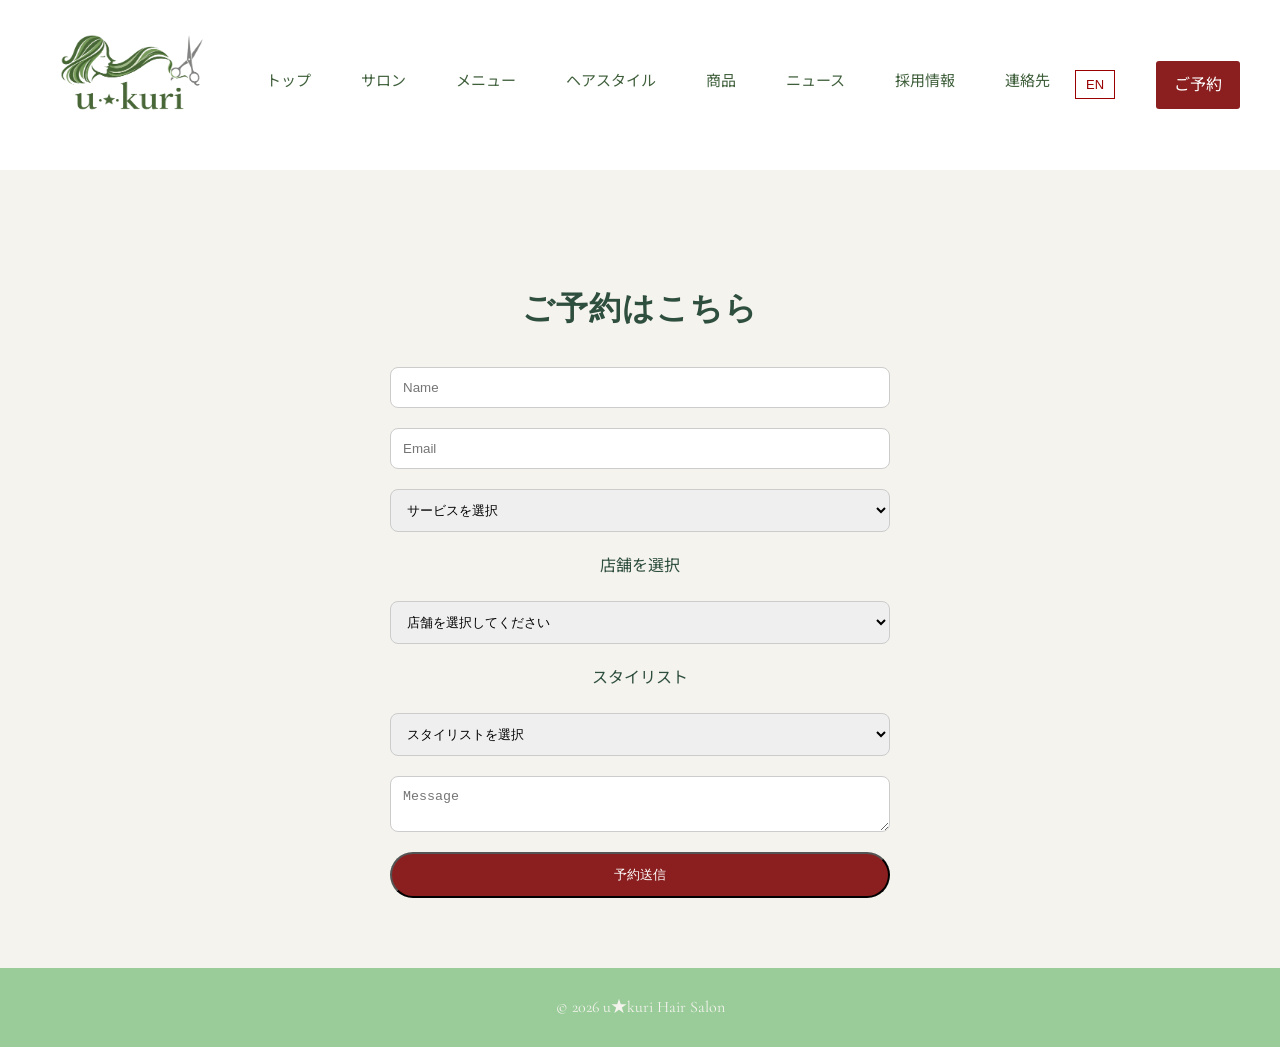
<file: reservation.html>
<!DOCTYPE html>
<html lang="ja">

<head>
  <meta charset="UTF-8">
  <meta name="viewport" content="width=device-width, initial-scale=1.0">
  <title>Reservation | u★kuri Hair Salon | 岡本・芦屋の自然派美容室</title>
  <!-- Google Fonts -->
  <link
    href="https://fonts.googleapis.com/css2?family=Cormorant+Garamond:wght@400;600&family=Noto+Sans+JP:wght@300;400;500&display=swap"
    rel="stylesheet">
  <!-- meta property desc,title,img,type,site -->
  <meta name="description" content="岡本・芦屋の自然派美容室 u★kuri。上質な癒し空間と丁寧なカウンセリング。">
  <meta property="og:title" content="u★kuri Hair Salon">
  <meta property="og:description" content="自然と調和する上質なヘアサロン">
  <meta property="og:image" content="img/ogimage.jpg">
  <meta property="og:type" content="website">
  <meta property="og:site_name" content="u★kuri Hair Salon">
  <meta name="robots" content="index, follow">
  <link rel="icon" href="img/favicon.png">
  <!-- CSS Link -->
  <link rel="stylesheet" href="css/base.css">
  <link rel="stylesheet" href="css/layout.css">
  <link rel="stylesheet" href="css/components.css">
  <link rel="stylesheet" href="css/animation.css">
  <link rel="stylesheet" href="css/responsive.css">
  <!-- AOS Link -->
  <link rel="stylesheet" href="https://unpkg.com/aos@2.3.4/dist/aos.css">
</head>

<body>
  <header class="header">
    <div class="logo">
      <a href="index.html">
        <img src="logo/logo(1).png" alt="u★kuri logo">
      </a>
    </div>

    <nav class="nav">
      <a href="index.html" class="nav-link" data-ja="トップ" data-en="Top">Top</a>
      <a href="salons.html" class="nav-link" data-ja="サロン" data-en="Salons">Salons</a>
      <a href="menu.html" class="nav-link" data-ja="メニュー" data-en="Menu">Menu</a>
      <a href="hairstyle.html" class="nav-link" data-ja="ヘアスタイル" data-en="Hair Style">Hair Style</a>
      <a href="product.html" class="nav-link" data-ja="商品" data-en="Product">Product</a>
      <a href="news.html" class="nav-link" data-ja="ニュース" data-en="News">News</a>
      <a href="recruit.html" class="nav-link" data-ja="採用情報" data-en="Recruit">Recruit</a>
      <a href="contact.html" class="nav-link" data-ja="連絡先" data-en="Contact">Contact</a>
      <!-- language toggle -->
      <button id="langToggle" class="lang-btn">EN / JP</button>
    </nav>

    <a href="reservation.html" class="reserve" data-ja="ご予約" data-en="Reserve">Reserve
    </a>
    <!-- Hamburger -->
    <div class="hamburger" id="hamburger">
      <span></span>
      <span></span>
      <span></span>
    </div>
  </header>

  <section class="section">

    <h2 data-ja="ご予約はこちら" data-en="Reservation">ご予約はこちら</h2>

    <form class="booking-form">

      <input type="text" placeholder="Name">

      <input type="email" placeholder="Email" data-ja="" data-en="">

      <select>
        <option data-ja="サービスを選択" data-en="Select Service">サービスを選択</option>
        <option data-ja="カット" data-en="Cut">カット</option>
        <option data-ja="カラー" data-en="Color">カラー</option>
        <option data-ja="パーマ" data-en="Perm">パーマ</option>
      </select>

      <label>店舗を選択</label>
      <select id="salon">
        <option value="" data-ja="店舗を選択してください" data-en="Please select the salon">店舗を選択してください</option>
        <option value="koshien" data-ja="甲子園店" data-en="Koshien">甲子園店</option>
        <option value="ashiya" data-ja="芦屋店" data-en="Ashiya">芦屋店</option>
        <option value="okamoto" data-ja="岡本店" data-en="Okamoto">岡本店</option>
      </select>

      <label>スタイリスト</label>
      <select id="stylist">
        <option value="">スタイリストを選択</option>
      </select>

      <textarea placeholder="Message"></textarea>

      <button class="btn" data-ja="予約送信" data-en="Send Reservation">予約送信</button>

    </form>

  </section>
  <div class="modal">
    <div class="modal-box">
      <span class="close">&times;</span>
      <div class="modal-content"></div>
    </div>
  </div>
  <footer class="footer">
    <p>© 2026 u★kuri Hair Salon</p>
  </footer>
  <script src="js/main.js"></script>
  <script src="https://unpkg.com/aos@2.3.4/dist/aos.js"></script>
 
  <script>
    AOS.init({
      duration: 1200,
      easing: "ease-out-cubic",
      once: false
    });
  </script>
  <!-- stylist -->
  <script>
    const stylists = {
      koshien: ["田中ゆき・Yuki Tanaka", "佐藤 まい・Mai Sato", "加藤 りな・Rina Kato"],
      ashiya: ["伊藤 はるか・Haruka Ito", "山田 みか・Mika Yamada", "森 あやか・Ayaka Mori"],
      okamoto: ["鈴木 なおみ・Naomi Suzuki", "西田 えりか・Erika Nishida", "小林 さき・Saki Kobayashi"]
    };

    const salonSelect = document.getElementById("salon");
    const stylistSelect = document.getElementById("stylist");

    salonSelect.addEventListener("change", function () {

      const salon = this.value;

      stylistSelect.innerHTML = '<option value="">スタイリストを選択</option>';

      if (stylists[salon]) {

        stylists[salon].forEach(function (name) {

          const option = document.createElement("option");
          option.value = name;
          option.textContent = name;

          stylistSelect.appendChild(option);

        });

      }

    });
  </script>
</body>

</html>
</file>
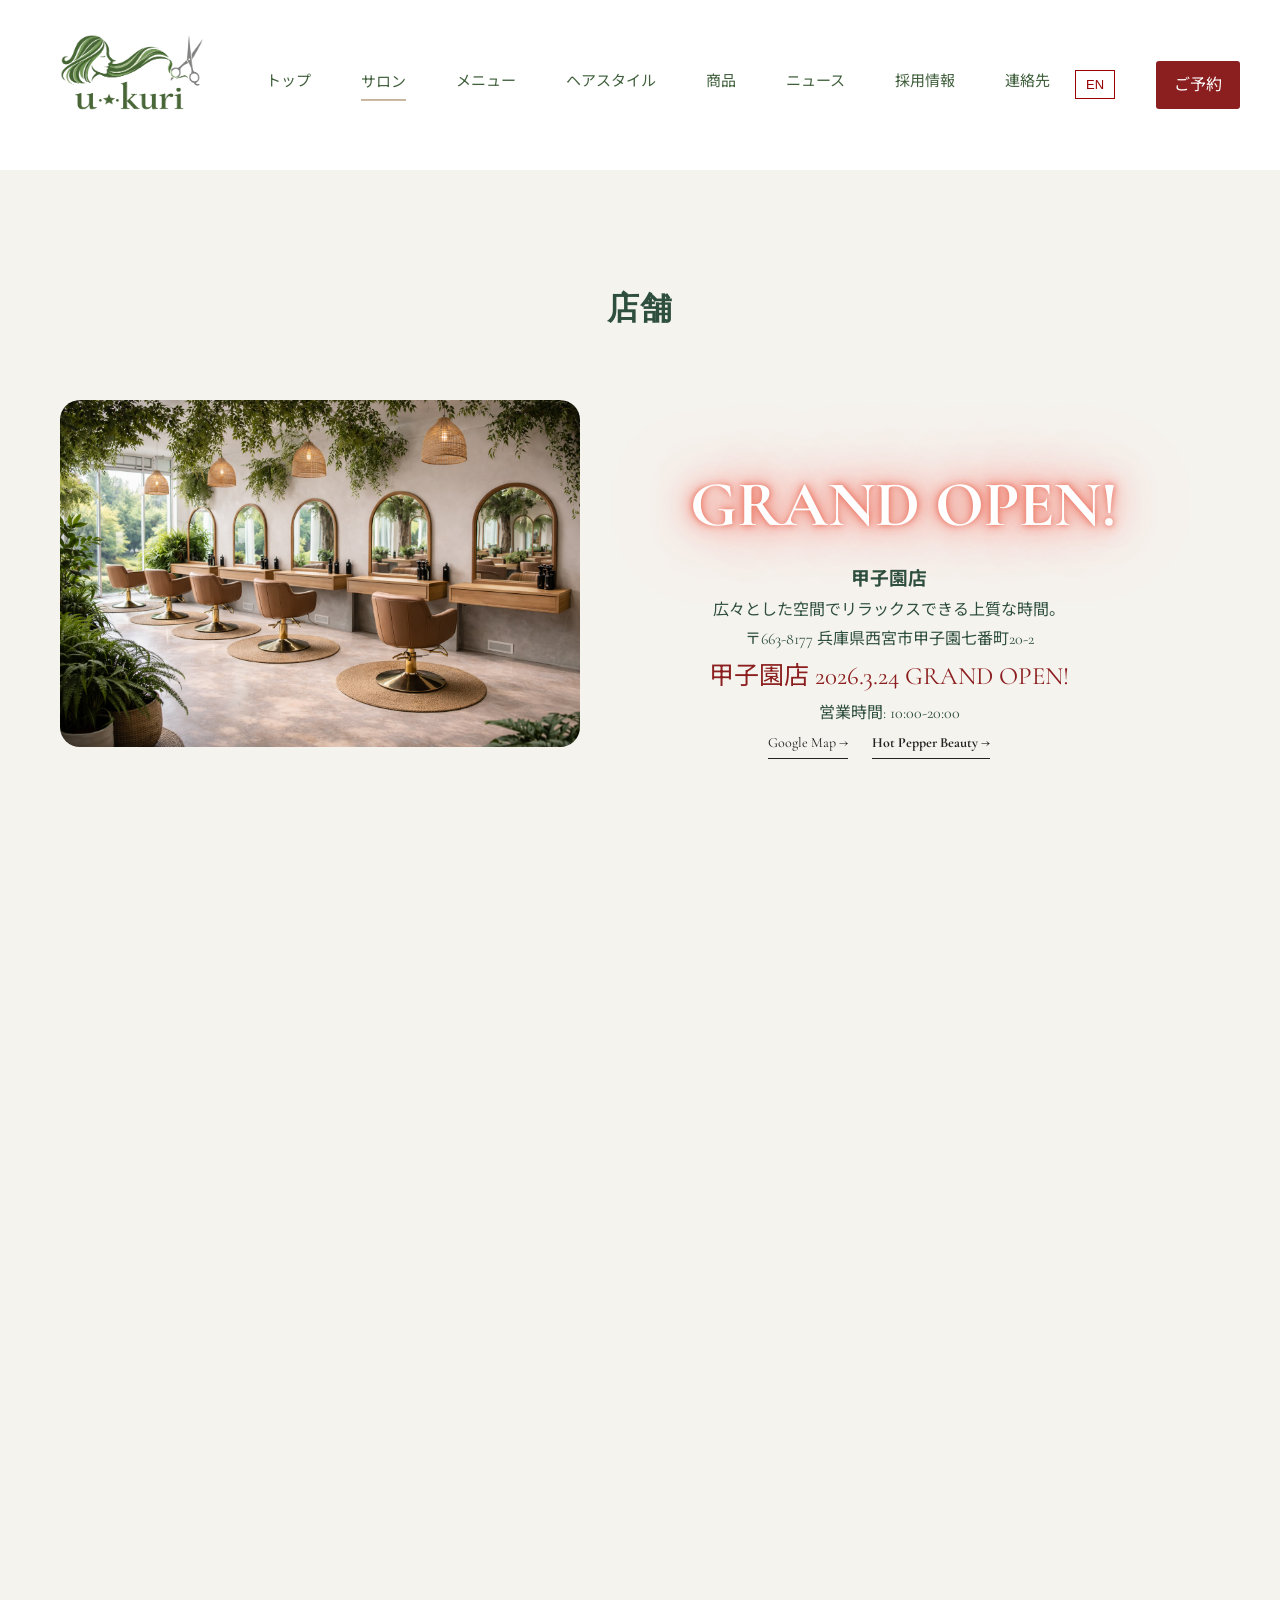
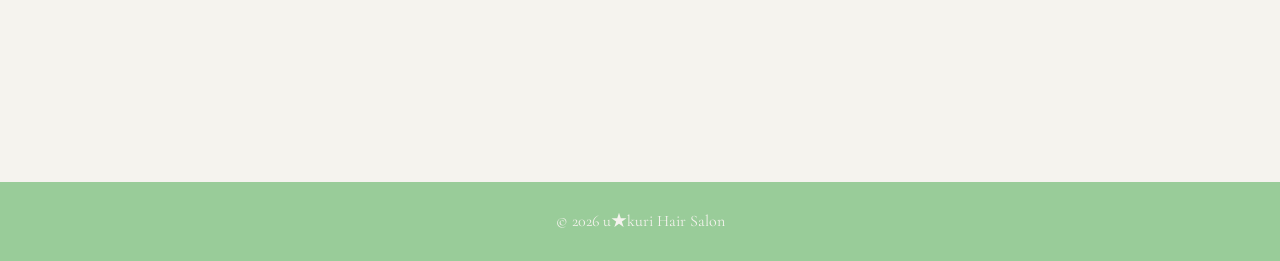
<file: salons.html>
<!DOCTYPE html>
<html lang="ja">

<head>
  <meta charset="UTF-8">
  <meta name="viewport" content="width=device-width, initial-scale=1.0">
  <title>Salons | u★kuri Hair Salon | 岡本・芦屋の自然派美容室</title>
  <!-- Google Fonts -->
  <link
    href="https://fonts.googleapis.com/css2?family=Cormorant+Garamond:wght@400;600&family=Noto+Sans+JP:wght@300;400;500&display=swap"
    rel="stylesheet">
  <!-- meta property desc,title,img,type,site -->
  <meta name="description" content="岡本・芦屋の自然派美容室 u★kuri。上質な癒し空間と丁寧なカウンセリング。">
  <meta property="og:title" content="u★kuri Hair Salon">
  <meta property="og:description" content="自然と調和する上質なヘアサロン">
  <meta property="og:image" content="img/ogimage.jpg">
  <meta property="og:type" content="website">
  <meta property="og:site_name" content="u★kuri Hair Salon">
  <meta name="robots" content="index, follow">
  <link rel="icon" href="img/favicon.png">
  <!-- CSS Link -->
  <link rel="stylesheet" href="css/base.css">
  <link rel="stylesheet" href="css/layout.css">
  <link rel="stylesheet" href="css/components.css">
  <link rel="stylesheet" href="css/animation.css">
  <link rel="stylesheet" href="css/responsive.css">
  <!-- AOS Link -->
  <link rel="stylesheet" href="https://unpkg.com/aos@2.3.4/dist/aos.css">
</head>

<body>
  <header class="header">
    <div class="logo">
      <a href="index.html">
        <img src="logo/logo(1).png" alt="u★kuri logo">
      </a>
    </div>

    <nav class="nav">
      <a href="index.html" class="nav-link" data-ja="トップ" data-en="Top">Top</a>
      <a href="salons.html" class="nav-link active" data-ja="サロン" data-en="Salons">Salons</a>
      <a href="menu.html" class="nav-link" data-ja="メニュー" data-en="Menu">Menu</a>
      <a href="hairstyle.html" class="nav-link" data-ja="ヘアスタイル" data-en="Hair Style">Hair Style</a>
      <a href="product.html" class="nav-link" data-ja="商品" data-en="Product">Product</a>
      <a href="news.html" class="nav-link" data-ja="ニュース" data-en="News">News</a>
      <a href="recruit.html" class="nav-link" data-ja="採用情報" data-en="Recruit">Recruit</a>
      <a href="contact.html" class="nav-link" data-ja="連絡先" data-en="Contact">Contact</a>
      <!-- language toggle -->
      <button id="langToggle" class="lang-btn">EN / JP</button>
    </nav>

    <a href="reservation.html" class="reserve" data-ja="ご予約" data-en="Reserve">Reserve
    </a>
    <!-- Hamburger -->
    <div class="hamburger" id="hamburger">
      <span></span>
      <span></span>
      <span></span>
    </div>
  </header>
  <section class="section">
    <h2 data-aos="fade-up" data-ja="店舗" data-en="Our Salons">Our Salons</h2>

    <div class="store-wrapper">
      <!-- KOSHIEN -->
      <div class="store-row">
        <div class="store-image">
          <img data-aos="fade-up" data-aos-delay="300" src="stores/甲子園店.jpg" alt="甲子園店">
        </div>

        <div class="store-info" data-aos="fade-up" data-aos-delay="200">
          <div>
            <h3 data-aos="fade-up" class="heading neon-text">GRAND OPEN!</h3>
          </div>
          <h3 data-aos="fade-up" data-ja="甲子園店" data-en="Koshien Salon">甲子園店</h3>
          <p class="store-desc" data-aos="fade-up" data-aos-delay="200" data-ja="広々とした空間でリラックスできる上質な時間。"
            data-en="A spacious and comfortable environment/where you can enjoy a relaxing and high-quality salon experience.">
            広々とした空間でリラックスできる上質な時間。
          </p>
          <p class="store-address" data-aos="fade-up" data-aos-delay="200" data-ja="〒663-8177 兵庫県西宮市甲子園七番町20-2"
            data-en="20-2 Koshien Nanabancho/Nishinomiya City, Hyogo 663-8177">
            〒663-8177 兵庫県西宮市甲子園七番町20-2
          </p>
          <p data-aos="fade-up" data-aos-delay="200" class="store-grandopen" data-ja="甲子園店 2026.3.24 GRAND OPEN!"
            data-en="Grand Opening: Koshien Branch – March 24, 2025!">甲子園店 2025.3.24 GRAND OPEN!</p>
          <p data-aos="fade-up" data-aos-delay="200" data-ja="営業時間: 10:00-20:00" data-en="Hours: 10AM-8PM">営業時間:
            10:00-20:00</p>

          <div class="store-links">
            <a href="https://maps.google.com" target="_blank" data-aos="fade-up" data-aos-delay="200">Google Map →</a>
            <a href="https://beauty.hotpepper.jp/CSP/bt/salonSearch/search/" target="_blank" class="hotpepper"
              data-aos="fade-up" data-aos-delay="200">
              Hot Pepper Beauty →
            </a>
          </div>
        </div>
      </div>

      <!-- ASHIYA -->
      <div class="store-row reverse">
        <div class="store-image">
          <img data-aos="fade-up" data-aos-delay="100" src="stores/芦屋salon.jpg" alt="芦屋店">
        </div>
        <div class="store-info">
          <h3 data-aos="fade-up" data-ja="芦屋店" data-en="Ashiya Salon">芦屋店</h3>
          <p class="store-desc" data-aos="fade-up" data-aos-delay="200" data-ja="落ち着いた大人の空間。自然光が入る癒しのサロン。"
            data-en="A calm and refined space for adults,/A relaxing salon filled with natural light">
            落ち着いた大人の空間。自然光が入る癒しのサロン。</p>
          <p class="store-address" data-aos="fade-up" data-aos-delay="200" data-ja="〒659-0093 兵庫県芦屋市船戸町 エルフコート芦屋2F"
            data-en="Elf Court Ashiya 2F/Funadocho, Ashiya City, Hyogo 659-0093">
            〒659-0093 兵庫県芦屋市船戸町 エルフコート芦屋2F
          </p>
          <p data-aos="fade-up" data-aos-delay="200" data-ja="営業時間: 10:00-20:00" data-en="Hours: 10AM-8PM">営業時間:
            10:00-20:00</p>

          <div class="store-links">
            <a href="https://maps.google.com" target="_blank" data-aos="fade-up" data-aos-delay="200">Google Map →</a>
            <a href="https://beauty.hotpepper.jp/svcSB/macBL/salon/" target="_blank" class="hotpepper"
              data-aos="fade-up" data-aos-delay="200">
              Hot Pepper Beauty →
            </a>
          </div>
        </div>
      </div>

      <!-- OKAMOTO -->
      <div class="store-row">
        <div class="store-image">
          <img data-aos="fade-up" data-aos-delay="100" src="stores/okamotosalon.jpg" alt="岡本店">
        </div>
        <div class="store-info">
          <h3 data-aos="fade-up" data-ja="岡本店" data-en="Okamoto Salon">岡本店</h3>
          <p class="store-desc" data-aos="fade-up" data-aos-delay="200" data-ja="ナチュラルで温かい雰囲気。地域に愛される店舗。" data-en="A warm and natural atmosphere./A salon loved by the local community.
            ">ナチュラルで温かい雰囲気。地域に愛される店舗。</p>
          <p class="store-address" data-aos="fade-up" data-aos-delay="200" data-ja="〒658-0072 兵庫県神戸市東灘区岡本"
            data-en="Okamoto, Higashinada-ku/ Kobe City, Hyogo 658-0072">
            〒658-0072 兵庫県神戸市東灘区岡本
          </p>
          <p data-aos="fade-up" data-aos-delay="200" data-ja="営業時間: 10:00-20:00" data-en="Hours: 10AM-8PM">営業時間:
            10:00-20:00</p>

          <div class="store-links">
            <a href="https://maps.google.com" target="_blank" data-aos="fade-up" data-aos-delay="200">Google Map →</a>
            <a href="https://beauty.hotpepper.jp/svcSB/macBG/salon/" target="_blank" class="hotpepper"
              data-aos="fade-up" data-aos-delay="200">
              Hot Pepper Beauty →
            </a>
          </div>
        </div>
      </div>
    </div>
  </section>
  <div class="modal">
    <div class="modal-box">
      <span class="close">&times;</span>
      <div class="modal-content"></div>
    </div>
  </div>
  <footer class="footer">
    <p>© 2026 u★kuri Hair Salon</p>
  </footer>
  <script src="js/main.js"></script>
  <script src="https://unpkg.com/aos@2.3.4/dist/aos.js"></script>

  <script>
    AOS.init({
      duration: 1200,
      easing: "ease-out-cubic",
      once: false
    });
  </script>
</body>

</html>
</file>
<file: css/base.css>
/* ===== RESET ===== */
*{
  margin:0;
  padding:0;
  box-sizing:border-box;
}

/* ===== BASE ===== */
body{
  font-family: 'Noto Sans JP', sans-serif;
  background:#f6f4ef;
  color:#3f5f3b;
  line-height:1.8;
}

h1,h2{
  font-family: 'Cormorant Garamond', serif;
  letter-spacing:1px;
}

/* Generic buttons */
.btn{
  background:#8B1E1E;
  color:white;
  padding:12px 28px;
  border-radius:50px;
  text-decoration:none;
}

.btn:hover {
  background:#A52A2A;
}

/* hamburger */
.hamburger {
  display: none;
  flex-direction: column;
  cursor: pointer;
}

.hamburger span {
  width: 25px;
  height: 2px;
  background: #333;
  margin:4px 0;
}

.hamburger span {
  width: 25px;
  height: 2px;
  background: #333;
  transition: 0.3s;
}

/* Hamburger base */
.hamburger {
  display: none;
  flex-direction: column;
  justify-content: center;
  gap: 6px;
  cursor: pointer;
  z-index: 1100;
}

.hamburger span {
  width: 26px;
  height: 2px;
  background: #333;
  transition: 0.4s ease;
}

/* Animate to X */
.hamburger.active span:nth-child(1) {
  transform: rotate(45deg) translate(5px, 5px);
}

.hamburger.active span:nth-child(2) {
  opacity: 0;
}

.hamburger.active span:nth-child(3) {
  transform: rotate(-45deg) translate(6px, -6px);
}

/* languange */
.lang-btn{
  border:1px solid #990000;
  background:none;
  color:#990000;
  padding:6px 10px;
  cursor:pointer;
  font-size:13px;
}

.lang-btn:hover{
  background: burlywood;
}

/* NAV */
nav a {
  position: relative;
  padding-bottom: 6px;
  color: #3a2f25;
  text-decoration: none;
}

nav a::after {
  content: "";
  position: absolute;
  left: 0;
  bottom: 0;
  width: 0%;
  height: 1px;
  background: #c7b299;
  transition: width .4s ease;
}

nav a:hover::after {
  width: 100%;
}

nav a.active::after {
  width: 100%;
}

.back-home {
  display: inline-block;
  margin-bottom: 24px;
  font-size: 14px;
  letter-spacing: .08em;
  color: #7a6a5c;
}

.back-home:hover {
  opacity: .7;
}

nav a.active {
  border-bottom: 1px solid #cbbba7;
  padding-bottom: 4px;
}

.modal {
  display: none;
}
</file>
<file: css/layout.css>
/* ===== HEADER ===== */
.header{
  display:flex;
  align-items:center;
  justify-content:space-between;
  padding:20px 40px;
  background:white;
  position:sticky;
  top:0;
  z-index:1000;
}

.logo img{
  height:120px;
}

/* ===== NAV ===== */
nav a{
  margin-left:25px;
  text-decoration:none;
  color:#3f5f3b;
  font-size:14px;
  transition:0.3s;
}

nav a:hover{
  opacity:0.6;
}

.nav{
  display:flex;
  gap:25px;
  align-items:center;
}

.nav-link{
  text-decoration:none;
  color:#3f5f3b;
  font-size:15px;
}

.nav-link:hover{
  color:#990000;
}

.reserve{
  background:#8B1E1E;
  color:white;
  padding:10px 18px;
  text-decoration:none;
  border-radius:3px;
  margin-left:20px;
}

.reserve:hover {
  background: #A52A2A;
}

.reserve:hover{
  box-shadow:0 8px 25px rgba(0,0,0,0.18);
  transform:translateY(-2px);
}

/* ===== HERO ===== */
.hero{
  position:relative;
  min-height:100vh;
  display:flex;
  justify-content:center;
  align-items:center;
  text-align:center;
  padding:0 20px;
  overflow:hidden;
  background:url("../backgroundimage/headerpic.jpg") center center / cover no-repeat;
}

.hero-text{
  position:relative;
  z-index:2;
  max-width:700px;
}

.hero h1{
  font-size:42px;
  margin-bottom:20px;
}

.hero p{
  margin-bottom:30px;
}

/* ===== SECTIONS ===== */
.section{
  padding:10px 60px;
  text-align:center;
}

.section h2{
  font-size:32px;
  margin-bottom:30px;
  margin-top: 50px;
  padding-top: 50px;
}

.section-title h2{
  font-size:32px;
  margin-bottom:30px;
  margin-top: 50px;;
}

.natural-bg{
  background-image:url("../img/wallpaper.png");
}

/* ===== GRIDS ===== */
.grid-3{
  display:grid;
  grid-template-columns:repeat(3,1fr);
  gap:30px;
}

.grid-4{
  display:grid;
  grid-template-columns:repeat(4,1fr);
  gap:20px;
}
</file>
<file: css/components.css>
/* ===== IMAGES ===== */
.grid-3 img,
.grid-4 img {
  width: 100%;
  border-radius: 20px;
  transition: 0.4s;
}

.grid-3 img:hover,
.grid-4 img:hover {
  transform: scale(1.05);
}

/* ===== STAFF ===== */
.staff-wrap {
  display: flex;
  align-items: center;
  justify-content: center;
  gap: 60px;
}

.staff-wrap img {
  width: 350px;
  border-radius: 20px;
}

/* ===== BOOKING ===== */
.booking-form {
  max-width: 500px;
  margin: 0 auto;
  display: flex;
  flex-direction: column;
  gap: 20px;
}

.booking-form input,
.booking-form select,
.booking-form textarea {
  padding: 12px;
  border: 1px solid #ccc;
  border-radius: 8px;
}


/* ===== MENU & PRICING ===== */

.price-section {
  background: #f4f2ec;
  padding: 80px 20px 120px;
}

/* title */

.menu-title {
  text-align: center;
  font-family: 'Cormorant Garamond', serif;
  font-size: 38px;
  color: #4b5d3a;
  margin-bottom: 50px;
  letter-spacing: 1px;
}

/* hero image */

.menu-hero {
  max-width: 900px;
  margin: 0 auto 70px;
}

.menu-hero img {
  width: 100%;
  height: 200px;
  object-fit: cover;
  border-radius: 10px;
}

/* wrapper */

.price-wrapper {
  max-width: 720px;
  margin: 0 auto;
}

/* category */

.price-category {
  margin-bottom: 60px;
}

.price-category h3 {
  font-family: 'Cormorant Garamond', serif;
  font-size: 24px;
  color: #4b5d3a;
  border-bottom: 2px solid #dcdcdc;
  padding-bottom: 10px;
  margin-bottom: 20px;
}

/* list */

.price-category ul {
  list-style: none;
  padding: 0;
  margin: 0;
}

/* item */
.price-category li {
  display: flex;
  align-items: center;
  padding: 12px 0;
  font-family: 'Noto Sans JP','Cormorant Garamond', sans-serif;
  font-size: 16px;
  color: #444;
}

.price-category li span:first-child {
  white-space: nowrap;
}

.price-category li {
  content: "";
  flex: 1;
  border-bottom: 1px dotted #bbb;
  margin: 0 12px;
}

.price-category li span:last-child {
  white-space: nowrap;
  font-weight: 600;
  color: #3f5f3b;
}

/* links */

.price-links {
  margin-top: 50px;
  display: flex;
  flex-direction: column;
  gap: 18px;
  align-items: center;
}

/* hotpepper link */

.text-link {
  color: #4b5d3a;
  text-decoration: underline;
  font-family: 'Cormorant Garamond', serif;
  font-size: 18px;
  transition: 0.3s;
}

.text-link:hover {
  opacity: 0.7;
}

/* reserve button */

.reserve-link {
  display: inline-block;
  background: #8B1E1E;
  color: white;
  padding: 14px 32px;
  border-radius: 40px;
  text-decoration: none;
  font-family: 'Noto Sans JP', sans-serif;
  font-size: 15px;
  letter-spacing: 1px;
  transition: 0.3s ease;
}

.reserve-link:hover {
  background: #364628;
  transform: translateY(-2px);
}

.reserve-btn{
  display:inline-block;
  padding:10px 20px;
  background:#c8a97e;
  color:white;
  text-decoration:none;
  border-radius:5px;
  margin-top:10px;
  transition:0.3s;
}

.reserve-btn:hover{
  background:#a88960;
}

/* ===== STORE ===== */
.store-wrapper {
  display: flex;
  flex-direction: column;
  gap: 120px;
  margin-top: 60px;
}

.store-row {
  display: flex;
  align-items: center;
  gap: 80px;
}

.store-row.reverse {
  flex-direction: row-reverse;
}

.store-image img {
  width: 100%;
  max-width: 520px;
  border-radius: 20px;
  transition: 0.6s ease;
}

.store-image img:hover {
  transform: scale(1.03);
}

.store-links a {
  display: inline-block;
  margin-right: 20px;
  text-decoration: none;
  font-size: 14px;
  color: #222;
  border-bottom: 1px solid #222;
  padding-bottom: 3px;
  transition: 0.3s;
}

.store-links a:hover {
  opacity: 0.6;
}

.store-grandopen {
  color: #8B1E1E;
  font-size: 25px;
}

.hotpepper {
  font-weight: bold;
}

/* headingsample */
.heading {
  position: relative;
  padding-top: 50px;
  padding-left: 30px;
  font-size: 26px;
}

.heading span {
  position: relative;
  z-index: 0;
}

.heading::before {
  content: attr(data-en);
  position: absolute;
  transform: rotate(-10deg);
  top: -30px;
  left: -30px;
  color: #FFCC00;
  font-size: 40px;
  font-weight: 600;
  font-family: "Great Vibes";
}




/* ===== GALLERY ===== */

.gallery-section {
  background: #f5f3ee;
  padding: 10px 8%;
}

.gallery-section h2 {
  text-align: center;
  font-family: 'Cormorant Garamond', serif;
  font-size: 36px;
  margin-bottom: 60px;
  color: #4b5d3a;
  padding-top: 50px;
}

.gallery-group {
  margin-bottom: 70px;
}

.gallery-group h3 {
  font-family: 'Cormorant Garamond', serif;
  font-size: 22px;
  margin-bottom: 25px;
  color: #333;
}

.gallery-grid {
  display: grid;
  grid-template-columns: repeat(4, 1fr);
  gap: 30px;
}

.gallery-grid img {
  width: 100%;
  height: 320px;
  object-fit: cover;
  border-radius: 20px;
  transition: transform 0.4s ease, box-shadow 0.4s ease;
  cursor: pointer;
}

.gallery-grid img:hover {
  transform: translateY(-8px);
  box-shadow: 0 15px 35px rgba(0, 0, 0, 0.15);
}

/* ===== STYLE INFINITE SLIDER ===== */

.gallery-slider {
  overflow: hidden;
  width: 100%;
  position: relative;
}

/* fade edges */

.gallery-slider::before,
.gallery-slider::after {
  content: "";
  position: absolute;
  top: 0;
  width: 120px;
  height: 100%;
  z-index: 2;
  pointer-events: none;
}

.gallery-slider::before {
  left: 0;
  background: linear-gradient(to right, #f5f3ee, transparent);
}

.gallery-slider::after {
  right: 0;
  background: linear-gradient(to left, #f5f3ee, transparent);
}

.slider-track {
  display: flex;
  gap: 30px;
  width: max-content;
  animation: infiniteSlide 25s linear infinite;
}

.slider-track img {
  width: 260px;
  height: 320px;
  object-fit: cover;
  border-radius: 20px;
  transition: 0.6s ease;
}

.slider-track img:hover {
  transform: scale(1.08);
}

/* smooth infinite movement */

@keyframes infiniteSlide {

  from {
    transform: translateX(0);
  }

  to {
    transform: translateX(-50%);
  }

}

.gallery-slider:hover .slider-track {
  animation-play-state: paused;
}

/* product */
/* ===== Product Section ===== */

.product-section {
  background: #f4f2ec;
  padding: 10px 8% 120px;
}

.section-title {
  text-align: center;
  font-family: 'Cormorant Garamond', serif;
  font-size: 36px;
  color: #4b5d3a;
  margin-bottom: 80px;
}

.product-wrapper {
  max-width: 1100px;
  margin: 0 auto;
}

.product-row {
  display: flex;
  align-items: center;
  justify-content: space-between;
  gap: 80px;
  margin-bottom: 120px;
}

.product-row.reverse {
  flex-direction: row-reverse;
}

.product-image {
  flex: 1;
}

.product-image img {
  width: 100%;
  border-radius: 20px;
  display: block;
}

.product-info {
  flex: 1;
}

.product-info h3 {
  font-family: 'Cormorant Garamond', serif;
  font-size: 26px;
  margin-bottom: 20px;
  color: #4b5d3a;
}

.product-desc {
  font-family: 'Noto Sans JP', sans-serif;
  font-size: 16px;
  line-height: 1.8;
  color: #555;
  margin-bottom: 20px;
}

.product-price {
  font-family: 'Cormorant Garamond', serif;
  font-size: 20px;
  color: #4b5d3a;
}

.recruit-hero {
  max-width: 900px;
  margin: 0 auto 70px;
  padding-top: 30px;
}

.recruit-hero img {
  width: 100%;
  height: 450px;
  object-fit: cover;
  border-radius: 6px;
}

.contact-hero {
  max-width: 900px;
  margin: 0 auto 70px;
  padding-top: 30px;
}

.contact-hero img {
  width: 100%;
  height: 450px;
  object-fit: cover;
  border-radius: 6px;
}

/* SALON TITLE */

.salon-title {
  background: #99CC99;
  color: #fff;
  padding: 12px 20px;
  margin: 60px auto 30px;
  max-width: 1100px;
  font-family: 'Cormorant Garamond', serif;
  letter-spacing: 1px;
}


/* GRID */

.stylist-grid {
  max-width: 1100px;
  margin: auto;
  display: grid;
  grid-template-columns: repeat(3, 1fr);
  gap: 30px;
  padding: 0 20px;
}


/* CARD */

.stylist-card {
  position: relative;
  overflow: hidden;
  border-radius: 10px;
  cursor: pointer;
}

.stylist-card img {
  width: 100%;
  display: block;
  transition: transform .6s ease;
}


/* OVERLAY */

.stylist-overlay {
  position: absolute;
  inset: 0;
  background: rgba(0, 0, 0, 0.35);
  display: flex;
  justify-content: center;
  align-items: center;
  opacity: 0;
  transition: opacity .4s ease;
}

.stylist-overlay span {
  color: #fff;
  font-size: 20px;
  font-family: 'Cormorant Garamond', serif;
  letter-spacing: 1px;
  transform: translateY(20px);
  transition: transform .4s ease;
}


/* HOVER EFFECT */

.stylist-card:hover img {
  transform: scale(1.08);
}

.stylist-card:hover .stylist-overlay {
  opacity: 1;
}

.stylist-card:hover span {
  transform: translateY(0);
}


/* stylist grid */

.stylist-grid {
  max-width: 1100px;
  margin: auto;
  display: grid;
  grid-template-columns: repeat(3, 1fr);
  gap: 30px;
  padding: 40px 20px;
}


/* card */

.stylist-card {
  position: relative;
  overflow: hidden;
  border-radius: 10px;
  cursor: pointer;
}


/* image */

.stylist-card img {
  width: 100%;
  display: block;
  transition: transform .6s ease;
}


/* overlay */

.stylist-info {
  position: absolute;
  bottom: 0;
  left: 0;
  width: 100%;
  padding: 25px;
  background: linear-gradient(transparent, rgba(0, 0, 0, 0.75));
  color: white;

  opacity: 0;
  transform: translateY(30px);
  transition: all .5s ease;
}


/* text */

.stylist-info h3 {
  font-family: 'Cormorant Garamond', serif;
  font-size: 22px;
  margin-bottom: 5px;
}

.position {
  font-size: 14px;
  opacity: .9;
}

.exp {
  font-size: 13px;
  opacity: .8;
}

.message {
  font-size: 13px;
  margin-top: 6px;
  line-height: 1.4;
}


/* hover */

.stylist-card:hover img {
  transform: scale(1.08);
}

.stylist-card:hover .stylist-info {
  opacity: 1;
  transform: translateY(0);
}

body {

  font-family: 'Cormorant Garamond', 'Noto Sans JP',sans-serif;
  background: #f5f3ee;
  color: #2f4f3e;

}

/* PAGE */

.news-page {

  max-width: 1000px;
  margin: auto;
  padding: 80px 20px;

}

/* TITLE */

.news-title {

  text-align: center;
  font-size: 40px;
  margin-bottom: 50px;
  letter-spacing: 3px;
  color: #3f5f3b;

}

/* NEWS LIST */

.news-container {

  display: flex;
  flex-direction: column;
  gap: 40px;

}

/* NEWS ITEM */

.news-item {

  display: flex;
  align-items: center;
  gap: 40px;

}

/* IMAGE */

.news-img {

  width: 170px;
  height: 130px;
  object-fit: cover;
  border-radius: 20px;

}

/* TEXT */

.news-text h3 {

  font-size: 22px;
  margin: 8px 0;
  font-family: 'Cormorant Garamond', serif;


}

.news-category {

  font-size: 14px;
  color: #6c806e;

}

.news-date {

  font-size: 14px;
  color: #3f5f3b;

}

/* LINE */

hr {

  border: none;
  border-top: 1px solid #d8d8d8;
  margin-top: 20px;

}

/* FOOTER */

footer {

  background: #99CC99;
  color: #f5f3ee;
  text-align: center;
  padding: 25px;
  margin-top: 60px;

}
</file>
<file: css/animation.css>
/* ==============================
   LOGO FLOAT
============================== */

.logo img {
  animation: logoFloat 4s ease-in-out infinite;
}

@keyframes logoFloat {
  0% {
    transform: translateY(0);
  }

  50% {
    transform: translateY(-6px);
  }

  100% {
    transform: translateY(0);
  }
}


/* ==============================
   SCROLL ANIMATIONS
============================== */

/* Fade In (good for paragraphs) */

.fade-in {
  opacity: 0;
  transition: opacity .9s ease;
}

.fade-in.show {
  opacity: 1;
}


/* Zoom In (best for images) */

.zoom-in {
  opacity: 0;
  transform: scale(.9);
  transition: opacity .9s ease, transform .9s ease;
}

.zoom-in.show {
  opacity: 1;
  transform: scale(1);
}


/* ==============================
   STYLIST CARD ANIMATION
============================== */

.stylist-card {
  opacity: 0;
  transform: translateY(50px);
  transition: all .9s ease;
}

.stylist-card.show {
  opacity: 1;
  transform: translateY(0);
}

/* stagger animation */

.stylist-card:nth-child(1) {
  transition-delay: .1s;
}

.stylist-card:nth-child(2) {
  transition-delay: .2s;
}

.stylist-card:nth-child(3) {
  transition-delay: .3s;
}

.stylist-card:nth-child(4) {
  transition-delay: .4s;
}


/* stylist hover */

.stylist-card img {
  transition: transform .5s ease;
}

.stylist-card:hover img {
  transform: scale(1.05);
}


/* ==============================
   GALLERY AUTO SLIDER
============================== */

.gallery-slider {
  overflow: hidden;
  width: 100%;
}

.slider-track {
  display: flex;
  width: 400%;
  animation: hairSlider 22s linear infinite;
}

.slider-track img {
  width: 25%;
  height: 320px;
  object-fit: cover;
  border-radius: 20px;
  margin-right: 30px;
  transition: transform .4s ease;
}

.slider-track img:hover {
  transform: scale(1.06);
}

@keyframes hairSlider {

  0% {
    transform: translateX(0);
  }

  20% {
    transform: translateX(0);
  }

  25% {
    transform: translateX(-25%);
  }

  45% {
    transform: translateX(-25%);
  }

  50% {
    transform: translateX(-50%);
  }

  70% {
    transform: translateX(-50%);
  }

  75% {
    transform: translateX(-75%);
  }

  100% {
    transform: translateX(-75%);
  }

}


/* ==============================
   SHIMMER (LUXURY EFFECT)
============================== */

.shimmer {
  position: relative;
  overflow: hidden;
}

.shimmer::after {
  content: "";
  position: absolute;
  top: 0;
  left: -150%;
  width: 50%;
  height: 100%;

  background: linear-gradient(120deg,
      transparent,
      rgba(255, 230, 190, 0.25),
      transparent);

  animation: shimmer 6s ease-in-out infinite;
}

@keyframes shimmer {
  0% {
    left: -150%;
  }

  60% {
    left: 150%;
  }

  100% {
    left: 150%;
  }
}


/* ==============================
   SPLASH TRANSITION
============================== */

.splash {
  position: absolute;
  width: 10px;
  height: 10px;
  background: #990000;
  border-radius: 50%;
  transform: scale(0);
}

.splash.active {
  animation: splashExpand 1s ease forwards;
}

@keyframes splashExpand {

  0% {
    transform: scale(0);
  }

  50% {
    transform: scale(30);
  }

  100% {
    transform: scale(120);
    opacity: 0;
  }

}


/* ==============================
   LOADER INTRO
============================== */

.anniversary-loader {
  position: fixed;
  inset: 0;
  background: radial-gradient(circle at center, #1a1a1a 0%, #3f5f3b 70%);
  display: flex;
  justify-content: center;
  align-items: center;
  z-index: 9999;

  animation: fadeOut 1.2s ease forwards;
  animation-delay: 6s;
}

.anniversary-content {
  text-align: center;
}

.anniversary-text {
  font-family: 'Cormorant Garamond', serif;
  font-size: 2.8rem;
  letter-spacing: 8px;
  color: #e6d3a3;

  opacity: 0;
  transform: translateY(20px);
  animation: loaderFadeUp 2s ease forwards;

  text-shadow: 0 0 20px rgba(230, 211, 163, 0.2);
}


/* gold line */

.line {
  width: 0;
  height: 1px;
  background: linear-gradient(to right, transparent, #e6d3a3, transparent);
  margin: 25px auto;

  animation: lineGrow 1.8s ease forwards;
  animation-delay: 1.2s;
}

@keyframes lineGrow {
  to {
    width: 200px;
  }
}


/* ==============================
   SVG LOGO DRAW
============================== */

.logo-svg {
  width: 500px;
  display: block;
  margin: 0 auto;
}

.logo-svg path {
  stroke: #e6d3a3;
  stroke-width: 2.2;
  fill: transparent;

  stroke-dasharray: 3000;
  stroke-dashoffset: 3000;

  animation: drawLogo 3.5s cubic-bezier(.77, 0, .18, 1) forwards;
  animation-delay: 2s;

  filter: drop-shadow(0 0 6px rgba(230, 211, 163, 0.4));
}

@keyframes drawLogo {
  to {
    stroke-dashoffset: 0;
  }
}


/* ==============================
   LOADER FADE OUT
============================== */

@keyframes fadeOut {

  0% {
    opacity: 1;
  }

  80% {
    opacity: .3;
  }

  100% {
    opacity: 0;
    visibility: hidden;
    pointer-events: none;
  }

}


/* ==============================
   LOADER TEXT ANIMATION
============================== */

@keyframes loaderFadeUp {
  from {
    opacity: 0;
    transform: translateY(20px);
  }

  to {
    opacity: 1;
    transform: translateY(0);
  }
}


/* ==============================
   GRAND OPENING NEON
============================== */

.neon-text {
  font-size: 4rem;
  color: #fff;

  text-shadow:
    0 0 5px #ed7f6e,
    0 0 10px #ed7f6e,
    0 0 20px #ed7f6e,
    0 0 40px #ed7f6e,
    0 0 80px #ed7f6e;

  animation: glow 1.5s infinite alternate;
}

@keyframes glow {

  0% {
    text-shadow:
      0 0 5px #ed7f6e,
      0 0 10px #ed7f6e,
      0 0 20px #ed7f6e,
      0 0 40px #ed7f6e,
      0 0 80px #ed7f6e;
  }

  100% {
    text-shadow:
      0 0 10px #BF00FF,
      0 0 20px #BF00FF,
      0 0 40px #BF00FF,
      0 0 80px #BF00FF,
      0 0 160px #BF00FF;
  }

}
</file>
<file: css/responsive.css>
/* ======================
   MOBILE
====================== */

@media (max-width:768px){

  .header{
    padding:15px 20px;
  }
  
  .hero h1{
    font-size:28px;
  }
  
  .section{
    padding:80px 20px;
  }
  
  /* grids */
  .grid-3,
  .grid-4{
    grid-template-columns:1fr;
  }
  
  .stylist-grid{
    grid-template-columns:1fr;
    gap:20px;
  }
  
  /* store */
  .store-row,
  .store-row.reverse{
    flex-direction:column;
  }
  
  /* gallery */
  .gallery-section{
    padding:60px 6%;
  }
  
  .gallery-grid{
    grid-template-columns:1fr;
  }
  
  .gallery-grid img{
    height:280px;
  }
  
  /* products */
  .product-row,
  .product-row.reverse{
    flex-direction:column;
    gap:40px;
    margin-bottom:80px;
  }
  
  /* news */
  .news-item{
    flex-direction:column;
    align-items:flex-start;
  }
  
  .news-img{
    width:100%;
    height:200px;
  }
  
  /* navigation */
  
  .nav{
    position:fixed;
    top:0;
    right:-100%;
    width:70%;
    height:100vh;
    background:beige;
    flex-direction:column;
    justify-content:center;
    align-items:center;
    gap:30px;
    transition:0.4s ease;
  }
  
  .nav.active{
    right:0;
  }
  
  /* hamburger */
.hamburger.active span:nth-child(1) {
  transform: rotate(45deg) translate(5px, 5px);
}

.hamburger.active span:nth-child(2) {
  opacity: 0;
}

.hamburger.active span:nth-child(3) {
  transform: rotate(-45deg) translate(5px, -5px);
}

  .hamburger{
    display:flex;
  }
  
  #langToggle {
    display: flex;
  }
  .reserve{
    display:none;
  }
  
  }

  /* tablet */
  @media (min-width:769px) and (max-width:1024px){

    .grid-3{
      grid-template-columns:1fr 1fr;
    }
    
    .grid-4{
      grid-template-columns:1fr 1fr;
    }
    
    .gallery-grid{
      grid-template-columns:repeat(2,1fr);
    }
    
    .staff-wrap{
      flex-direction:column;
    }
    
    .section-title{
      font-size:30px;
    }
    
    }

    @media (min-width:768px) and (max-width:1024px) and (orientation:portrait){

      .grid-3{
        grid-template-columns:1fr 1fr;
      }
      
      .grid-4{
        grid-template-columns:1fr 1fr;
      }
      
      .hero h1{
        font-size:42px;
      }
      
      .section{
        padding:100px 40px;
      }
      
      }

      @media (min-width:768px) and (max-width:1180px) and (orientation:landscape){

        .grid-3{
          grid-template-columns:repeat(3,1fr);
        }
        
        .grid-4{
          grid-template-columns:repeat(3,1fr);
        }
        
        .hero h1{
          font-size:50px;
        }
        
        .section{
          padding:60px 60px;
        }
        
        }
</file>
